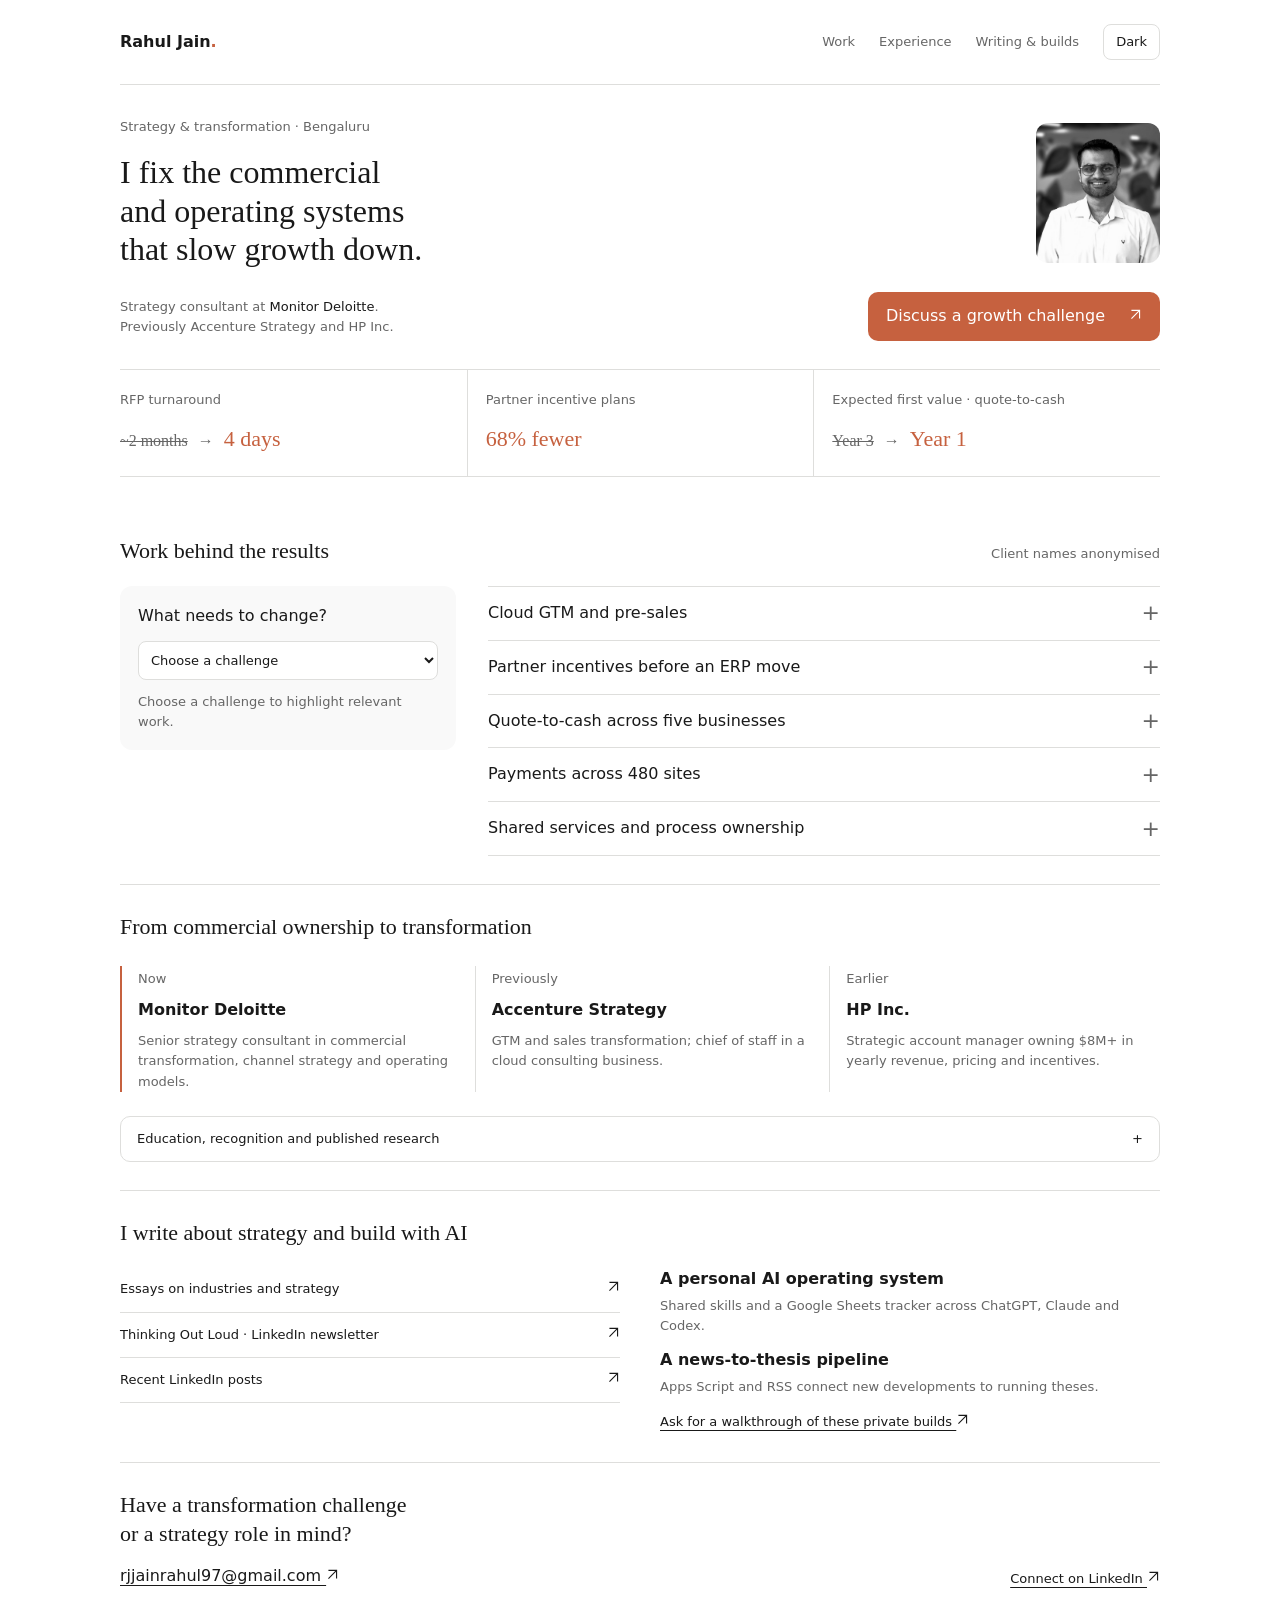
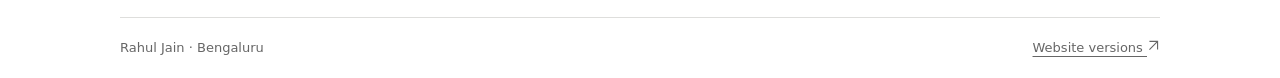
<file: index.html>
<!doctype html>
<html lang="en-GB">
<head>
<meta charset="utf-8"><meta name="viewport" content="width=device-width,initial-scale=1">
<title>Rahul Jain | Strategy and transformation consultant</title>
<meta name="description" content="Rahul Jain, strategy consultant at Monitor Deloitte, Bengaluru. Selected work in GTM, partner incentives and operating model design.">
<meta property="og:title" content="Rahul Jain | Strategy and transformation consultant">
<meta property="og:description" content="Commercial and operating systems that help growth plans run. Explore selected work and get in touch.">
<meta property="og:type" content="website"><meta property="og:image" content="https://rjjainrahul97.github.io/Profile.jpg">
<meta name="theme-color" content="#ffffff"><link rel="canonical" href="https://rjjainrahul97.github.io/">
<link rel="icon" href="data:image/svg+xml,%3Csvg xmlns='http://www.w3.org/2000/svg' viewBox='0 0 64 64'%3E%3Crect width='64' height='64' rx='14' fill='%23c6613f'/%3E%3Ctext x='32' y='43' text-anchor='middle' font-size='32' fill='white' font-family='Georgia'%3ERJ%3C/text%3E%3C/svg%3E">
<link rel="stylesheet" href="./styles.css"><script src="./app.js" defer></script>
</head>
<body>
<a class="skip" href="#main">Skip to content</a>
<header class="bar wrap"><a class="name" href="#main">Rahul Jain<span class="dot" aria-hidden="true">.</span></a><nav aria-label="Main navigation"><a href="#work">Work</a><a href="#experience">Experience</a><a href="#writing">Writing & builds</a></nav><button id="theme" type="button" aria-label="Switch colour theme" hidden>Dark</button></header>
<main id="main" class="wrap">
<section class="hero" aria-labelledby="title">
<div class="intro"><div><p class="meta">Strategy & transformation · Bengaluru</p><h1 id="title">I fix the commercial and operating systems that slow growth down.</h1></div><img src="./Profile.jpg" alt="Rahul Jain" width="719" height="722" fetchpriority="high"></div>
<div class="hero-bottom"><p class="byline">Strategy consultant at <strong>Monitor Deloitte</strong>.<br>Previously Accenture Strategy and HP Inc.</p><a class="button primary" href="mailto:rjjainrahul97@gmail.com">Discuss a growth challenge <span aria-hidden="true"><svg class="arrow" aria-hidden="true" viewBox="0 0 16 16" fill="none" stroke="currentColor" stroke-width="1.4"><path d="M3 13 13 3M3 3h10v10"/></svg></span></a></div>
<div class="proof" aria-label="Selected project results">
<a class="proof-item" href="#case-cloud"><span class="label">RFP turnaround</span><span class="comparison"><s>~2 months</s><span aria-hidden="true">→</span><strong>4 days</strong></span></a>
<a class="proof-item" href="#case-incentives"><span class="label">Partner incentive plans</span><span class="comparison"><strong>68% fewer</strong></span></a>
<a class="proof-item" href="#case-qtc"><span class="label">Expected first value · quote-to-cash</span><span class="comparison"><s>Year 3</s><span aria-hidden="true">→</span><strong>Year 1</strong></span></a>
</div>
</section>
<section id="work" class="section" aria-labelledby="work-title"><div class="section-head"><h2 id="work-title">Work behind the results</h2><span class="label">Client names anonymised</span></div>
<div class="work-layout"><div class="finder" hidden><label for="challenge">What needs to change?</label><select id="challenge"><option value="">Choose a challenge</option><option value="cloud">Proposals take too long</option><option value="incentives">Incentives are too complex</option><option value="qtc">Quoting stalls across business units</option><option value="payments">Processes differ across sites</option><option value="gbs">Ownership is unclear</option></select><p id="match" role="status">Choose a challenge to highlight relevant work.</p></div><div class="cases"><details id="case-cloud" class="case"><summary><span>Cloud GTM and pre-sales</span><span class="expand" aria-hidden="true">+</span></summary><div class="case-body"><p>Packaged offers, centralised pricing and redesigned delivery motions across 8 markets. Pipeline dashboards reached 9× the daily users.</p></div></details>
<details id="case-incentives" class="case"><summary><span>Partner incentives before an ERP move</span><span class="expand" aria-hidden="true">+</span></summary><div class="case-body"><p>Mapped partner types, product hierarchies and channel performance. Rebuilt plans around revenue so payouts became easier to forecast.</p></div></details>
<details id="case-qtc" class="case"><summary><span>Quote-to-cash across five businesses</span><span class="expand" aria-hidden="true">+</span></summary><div class="case-body"><p>Used current and target-state workshops to sequence improvements across a $1.2B business. The roadmap reuses existing tools before building gaps.</p></div></details>
<details id="case-payments" class="case"><summary><span>Payments across 480 sites</span><span class="expand" aria-hidden="true">+</span></summary><div class="case-body"><p>Mapped 8 engagement scenarios and their owners. Defined target-state risks and transition logic for 3,500+ devices in a $4.3B revenue business.</p></div></details>
<details id="case-gbs" class="case"><summary><span>Shared services and process ownership</span><span class="expand" aria-hidden="true">+</span></summary><div class="case-body"><p>Mapped 40+ capabilities, designed 47 process areas and agreed a future structure for 187 FTE, aligned to hiring waves.</p></div></details></div></div></section>
<section id="experience" class="section" aria-labelledby="experience-title"><h2 id="experience-title">From commercial ownership to transformation</h2>
<ol class="timeline"><li><span class="label">Now</span><div><h3>Monitor Deloitte</h3><p>Senior strategy consultant in commercial transformation, channel strategy and operating models.</p></div></li><li><span class="label">Previously</span><div><h3>Accenture Strategy</h3><p>GTM and sales transformation; chief of staff in a cloud consulting business.</p></div></li><li><span class="label">Earlier</span><div><h3>HP Inc.</h3><p>Strategic account manager owning $8M+ in yearly revenue, pricing and incentives.</p></div></li></ol>
<details class="credentials"><summary>Education, recognition and published research <span aria-hidden="true">+</span></summary><div class="credential-grid"><div><h3>Education</h3><p>PGDM, Marketing · IMT Ghaziabad<br>B.Tech · SRM University, Chennai</p></div><div><h3>Recognition</h3><p>Accenture Above and Beyond · 2022–2024<br>HP Top Gun · 2019</p></div><div><h3>Published case study</h3><a href="https://www.iveypublishing.ca/s/product/moshi-looks-to-popularize-fusion-fare-in-dubai/01t5c00000CwlvwAAB">Moshi Looks to Popularize Fusion Fare in Dubai <svg class="arrow" aria-hidden="true" viewBox="0 0 16 16" fill="none" stroke="currentColor" stroke-width="1.4"><path d="M3 13 13 3M3 3h10v10"/></svg></a><p>With Sandeep Puri and Kirti Khanzode · Ivey Publishing, 2016</p></div></div></details>
</section>
<section id="writing" class="section" aria-labelledby="writing-title"><h2 id="writing-title">I write about strategy and build with AI</h2><div class="writing-grid"><div><ul class="writing-links"><li><a href="https://rjjainrahul97.substack.com/">Essays on industries and strategy <span aria-hidden="true"><svg class="arrow" aria-hidden="true" viewBox="0 0 16 16" fill="none" stroke="currentColor" stroke-width="1.4"><path d="M3 13 13 3M3 3h10v10"/></svg></span></a></li><li><a href="https://www.linkedin.com/newsletters/following-the-sun-7413924830917619712/">Thinking Out Loud · LinkedIn newsletter <span aria-hidden="true"><svg class="arrow" aria-hidden="true" viewBox="0 0 16 16" fill="none" stroke="currentColor" stroke-width="1.4"><path d="M3 13 13 3M3 3h10v10"/></svg></span></a></li><li><a href="https://www.linkedin.com/in/rjjainrahul97/recent-activity/all/">Recent LinkedIn posts <span aria-hidden="true"><svg class="arrow" aria-hidden="true" viewBox="0 0 16 16" fill="none" stroke="currentColor" stroke-width="1.4"><path d="M3 13 13 3M3 3h10v10"/></svg></span></a></li></ul></div><div class="builds"><h3>A personal AI operating system</h3><p>Shared skills and a Google Sheets tracker across ChatGPT, Claude and Codex.</p><h3>A news-to-thesis pipeline</h3><p>Apps Script and RSS connect new developments to running theses.</p><a href="mailto:rjjainrahul97@gmail.com?subject=Walk%20me%20through%20your%20AI%20builds">Ask for a walkthrough of these private builds <svg class="arrow" aria-hidden="true" viewBox="0 0 16 16" fill="none" stroke="currentColor" stroke-width="1.4"><path d="M3 13 13 3M3 3h10v10"/></svg></a></div></div></section>
<section id="contact" class="section contact" aria-labelledby="contact-title"><div><h2 id="contact-title">Have a transformation challenge or a strategy role in mind?</h2><a class="email" href="mailto:rjjainrahul97@gmail.com">rjjainrahul97@gmail.com <svg class="arrow" aria-hidden="true" viewBox="0 0 16 16" fill="none" stroke="currentColor" stroke-width="1.4"><path d="M3 13 13 3M3 3h10v10"/></svg></a></div><a href="https://www.linkedin.com/in/rjjainrahul97">Connect on LinkedIn <svg class="arrow" aria-hidden="true" viewBox="0 0 16 16" fill="none" stroke="currentColor" stroke-width="1.4"><path d="M3 13 13 3M3 3h10v10"/></svg></a></section>
</main><footer class="wrap"><span>Rahul Jain · Bengaluru</span><a href="./review/">Website versions <svg class="arrow" aria-hidden="true" viewBox="0 0 16 16" fill="none" stroke="currentColor" stroke-width="1.4"><path d="M3 13 13 3M3 3h10v10"/></svg></a></footer>
</body></html>
</file>
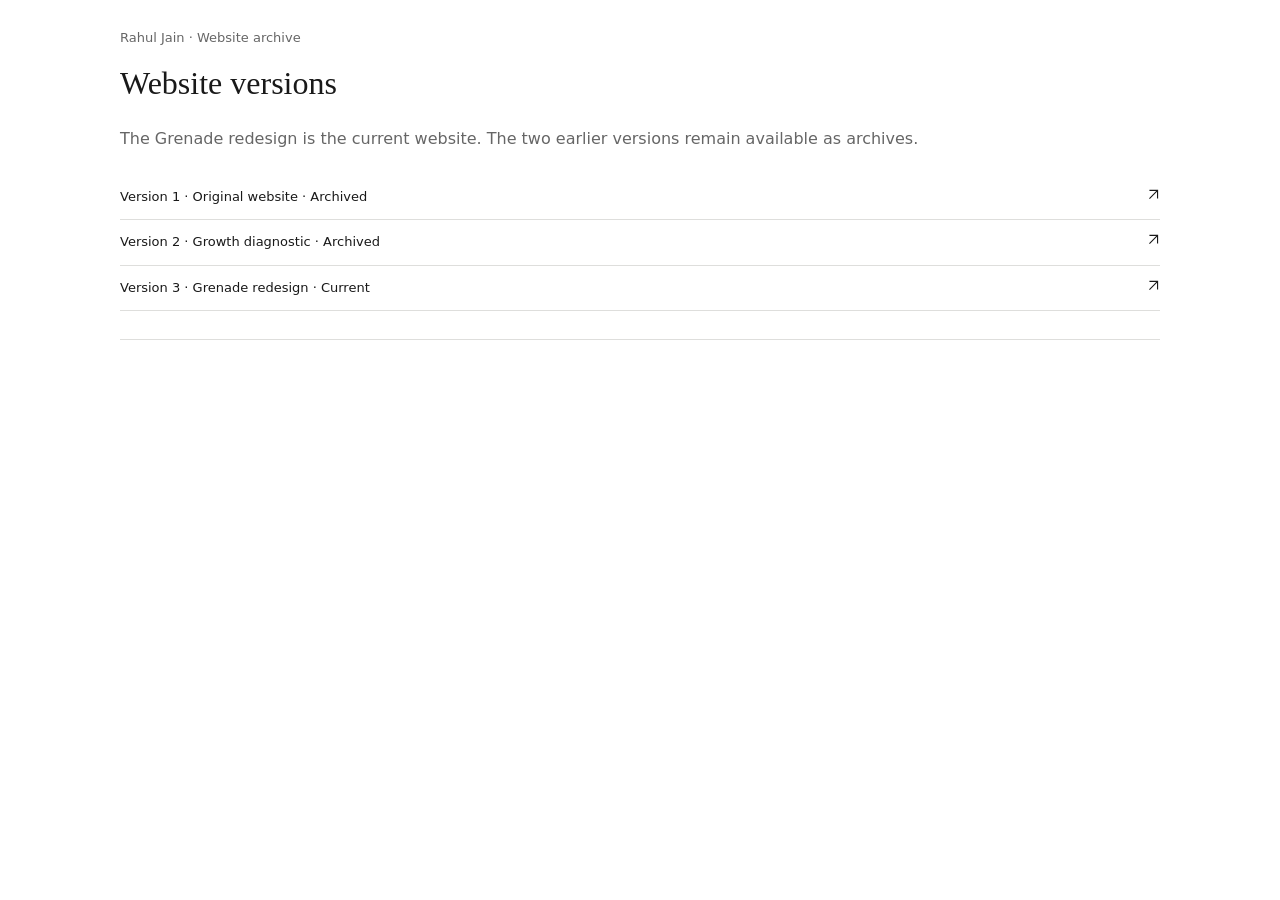
<file: review/index.html>
<!doctype html><html lang="en-GB"><head><meta charset="utf-8"><meta name="viewport" content="width=device-width,initial-scale=1"><meta name="robots" content="noindex"><title>Rahul Jain · Website versions</title><link rel="stylesheet" href="../styles.css"></head><body><main class="wrap"><section class="section"><p class="meta">Rahul Jain · Website archive</p><h1>Website versions</h1><p style="margin:24px 0">The Grenade redesign is the current website. The two earlier versions remain available as archives.</p><ul class="writing-links"><li><a href="./main/">Version 1 · Original website · Archived <span><svg class="arrow" aria-hidden="true" viewBox="0 0 16 16" fill="none" stroke="currentColor" stroke-width="1.4"><path d="M3 13 13 3M3 3h10v10"/></svg></span></a></li><li><a href="./test/">Version 2 · Growth diagnostic · Archived <span><svg class="arrow" aria-hidden="true" viewBox="0 0 16 16" fill="none" stroke="currentColor" stroke-width="1.4"><path d="M3 13 13 3M3 3h10v10"/></svg></span></a></li><li><a href="../">Version 3 · Grenade redesign · Current <span><svg class="arrow" aria-hidden="true" viewBox="0 0 16 16" fill="none" stroke="currentColor" stroke-width="1.4"><path d="M3 13 13 3M3 3h10v10"/></svg></span></a></li></ul></section></main></body></html>
</file>
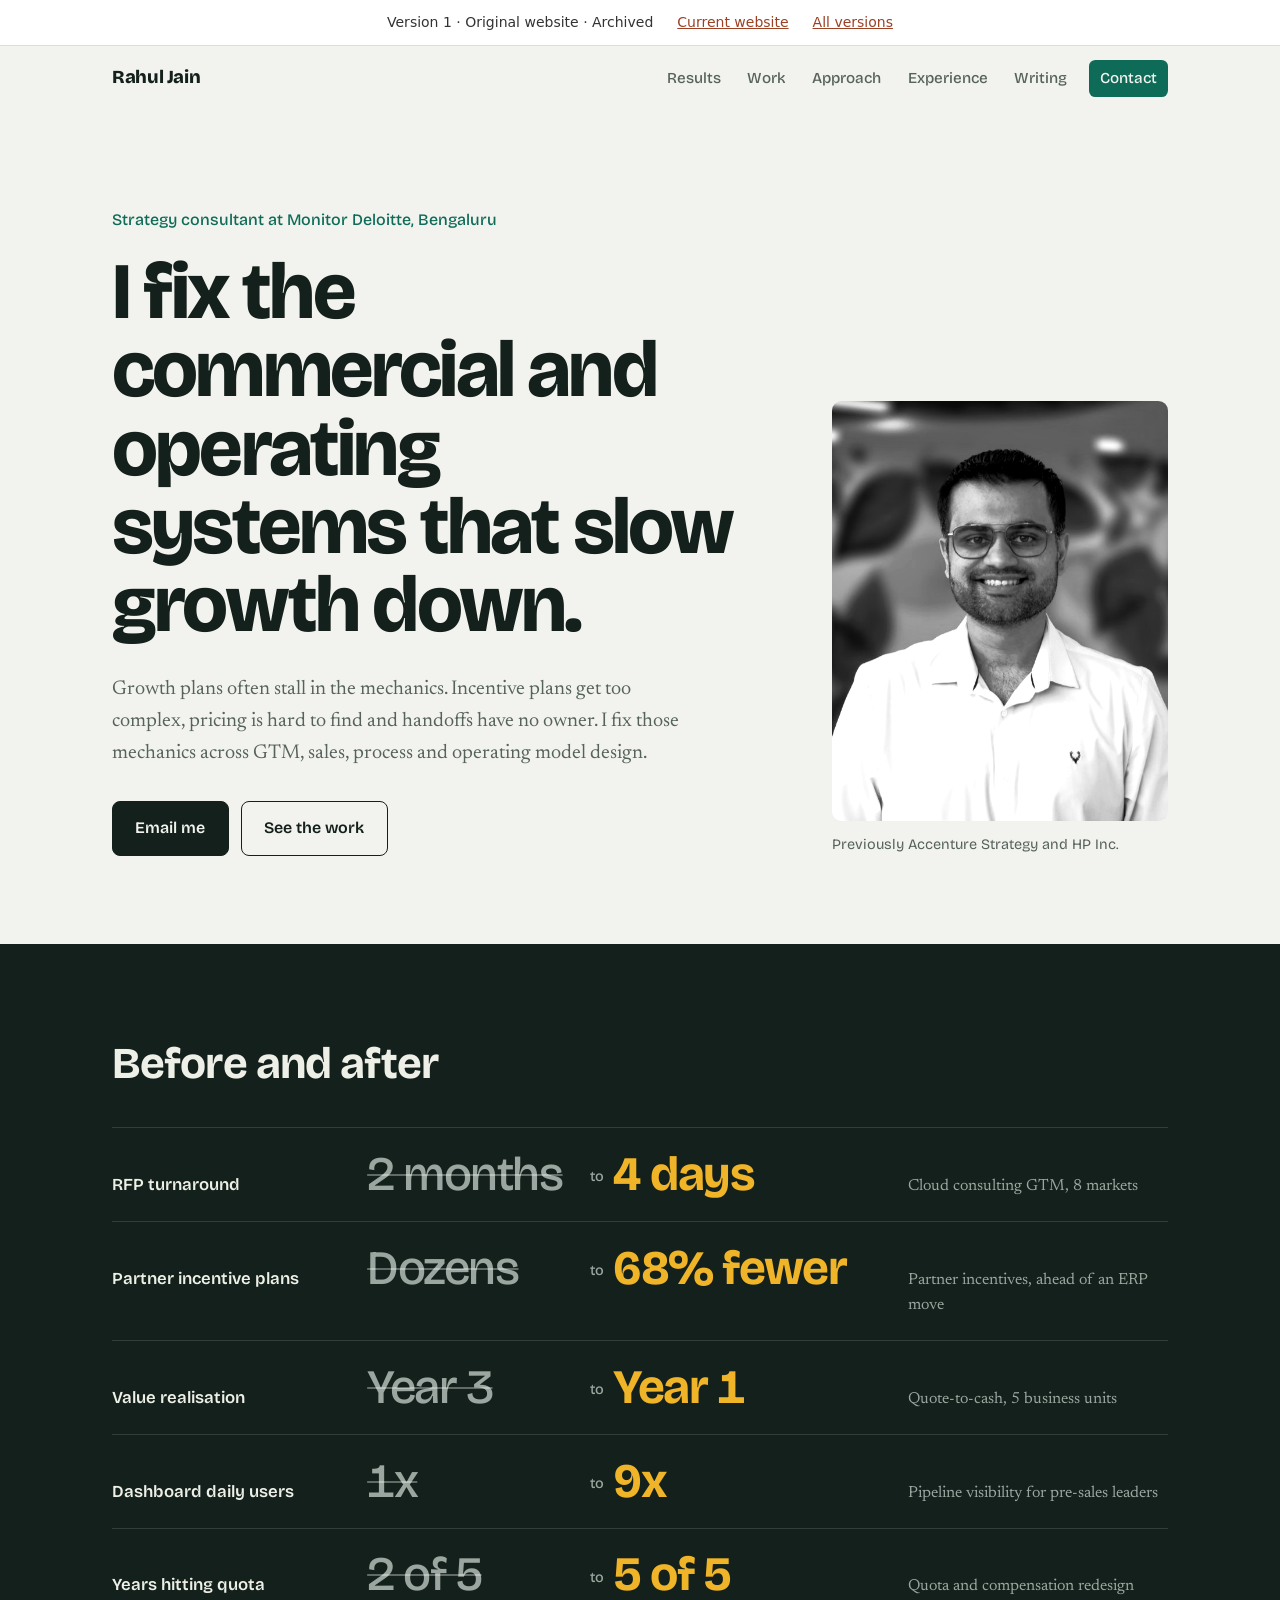
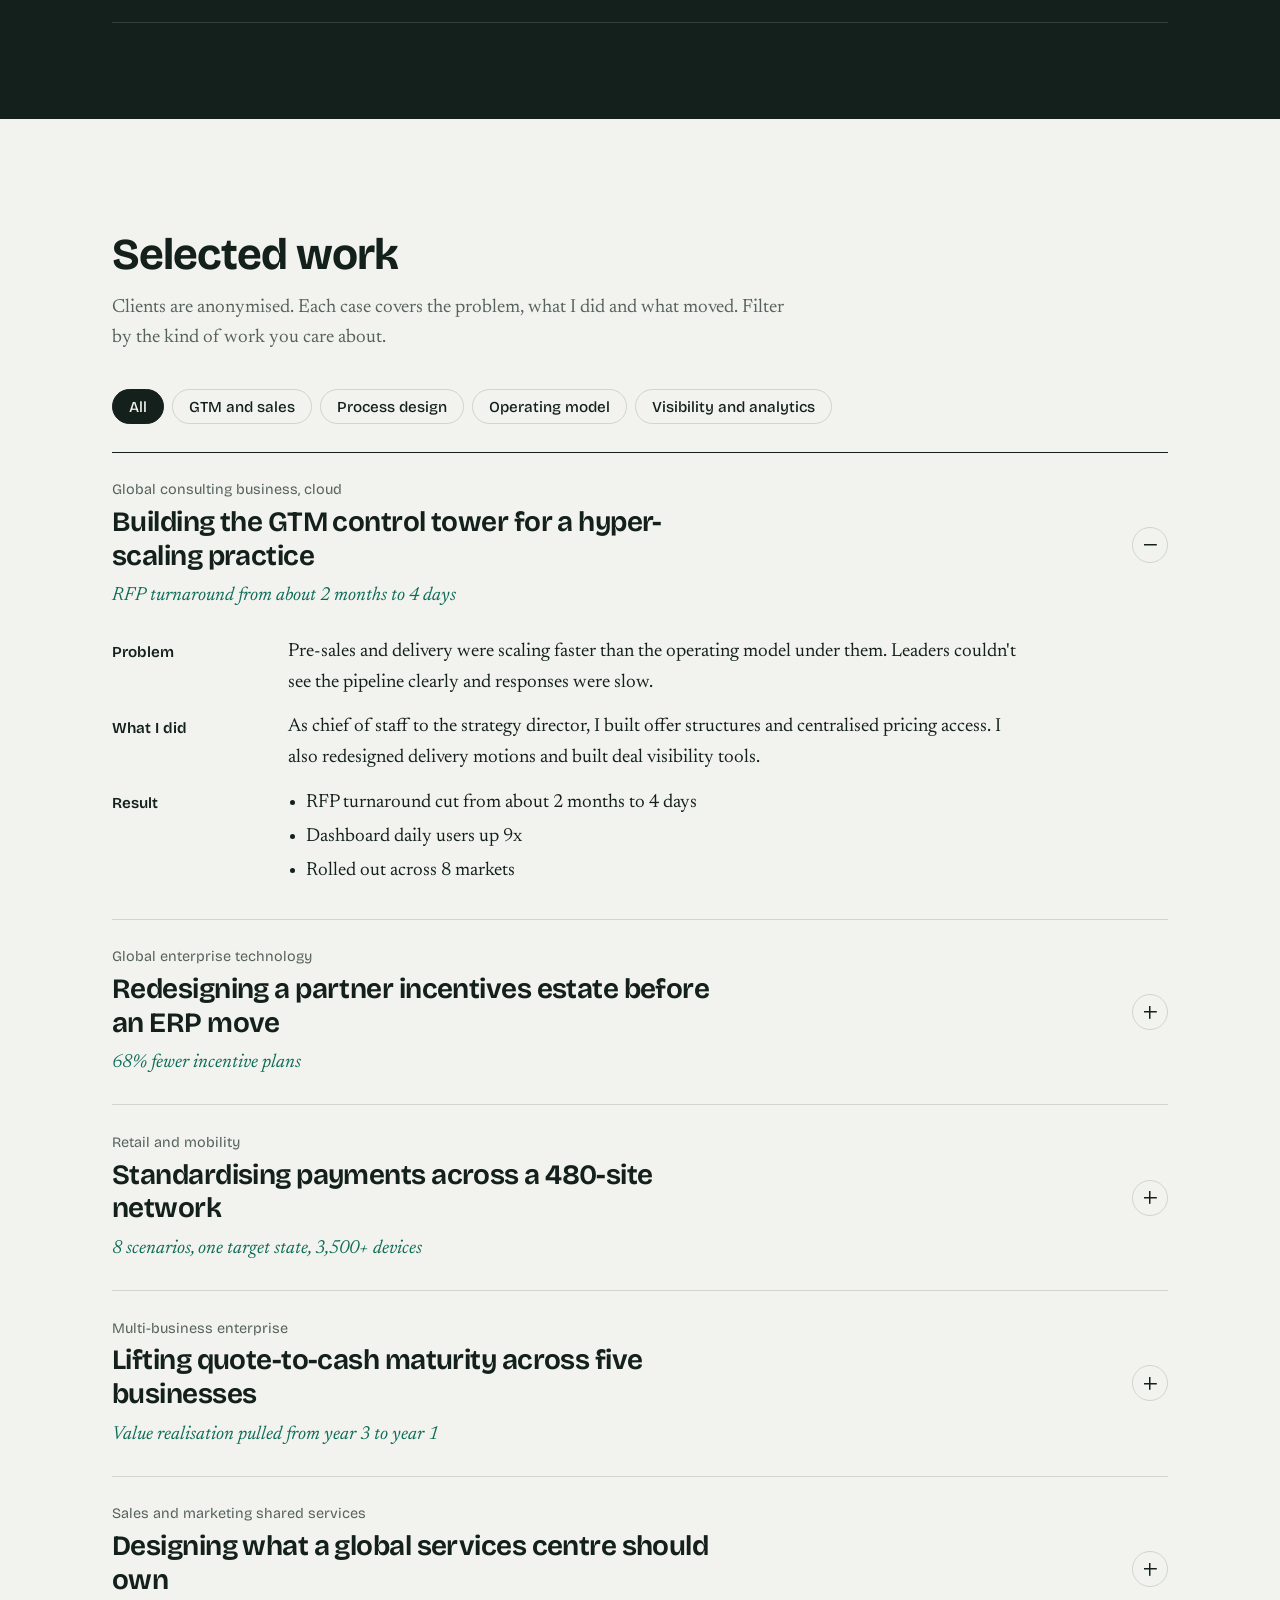
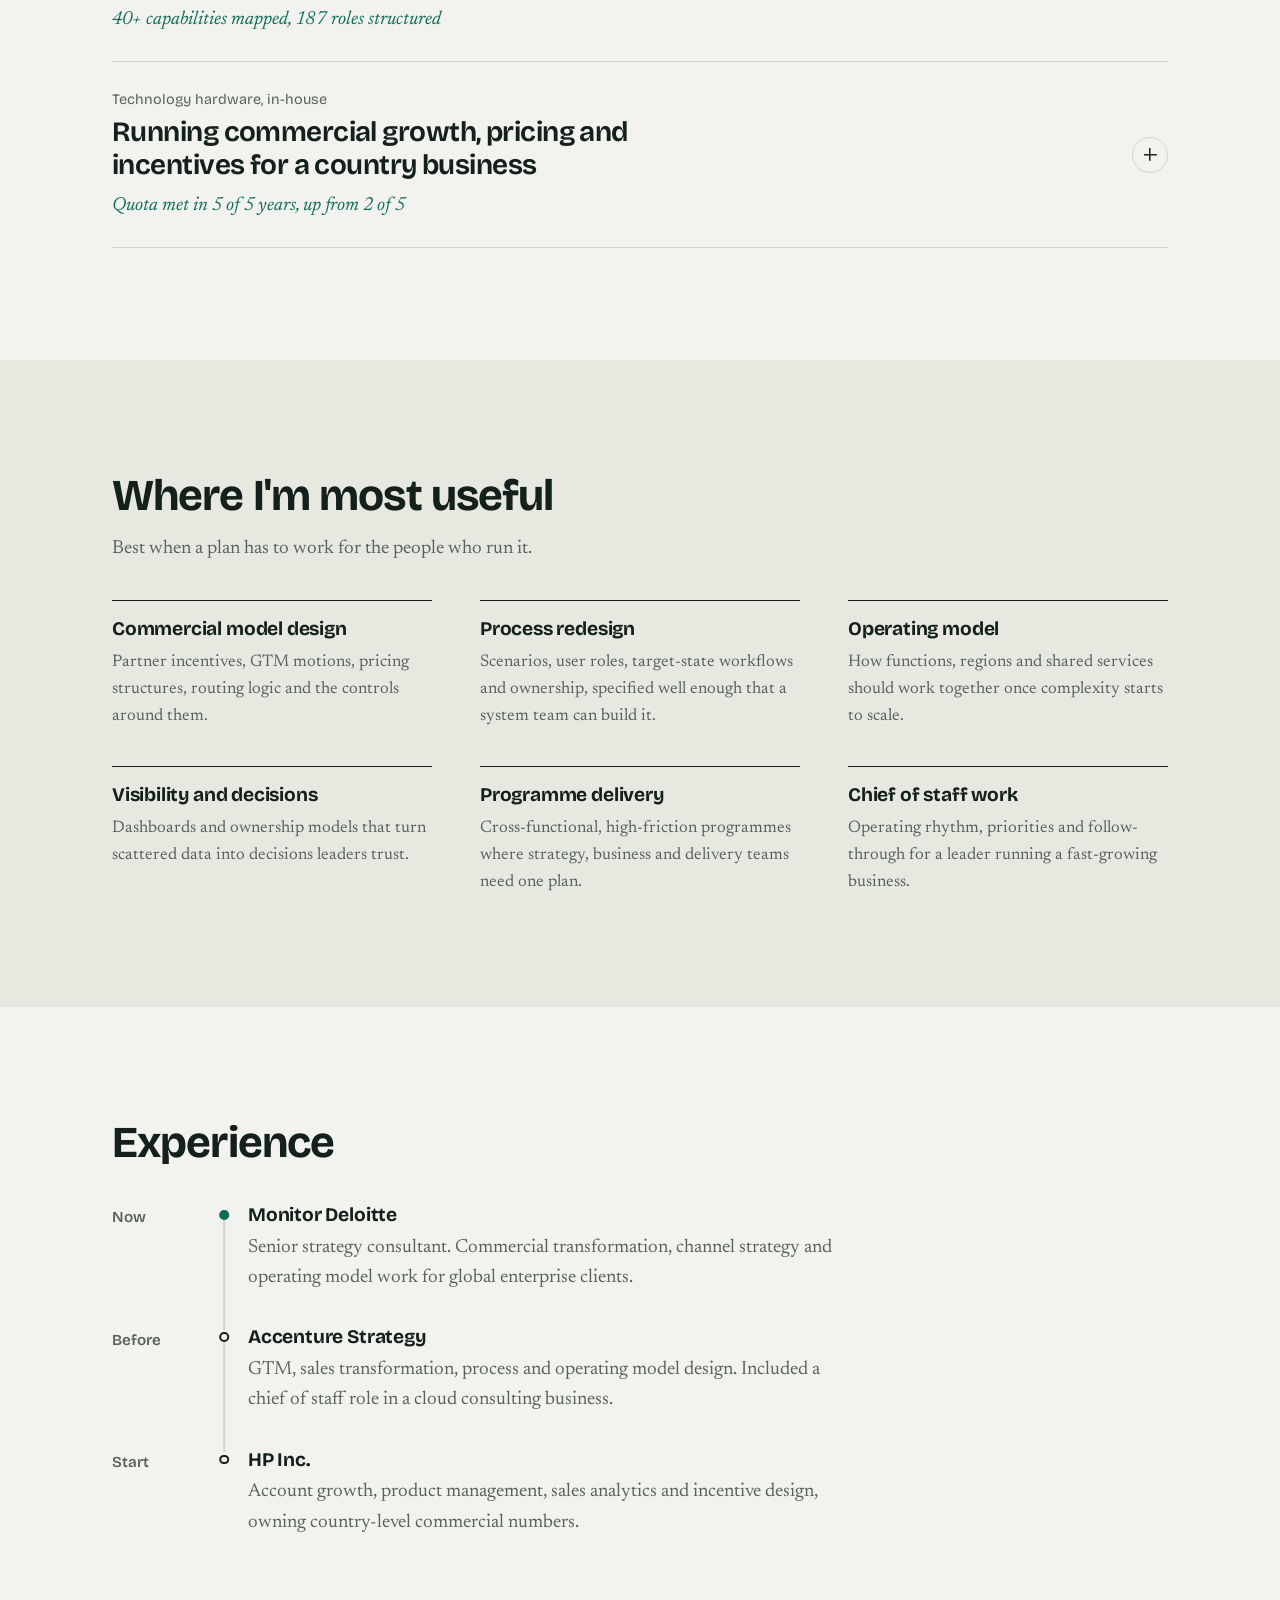
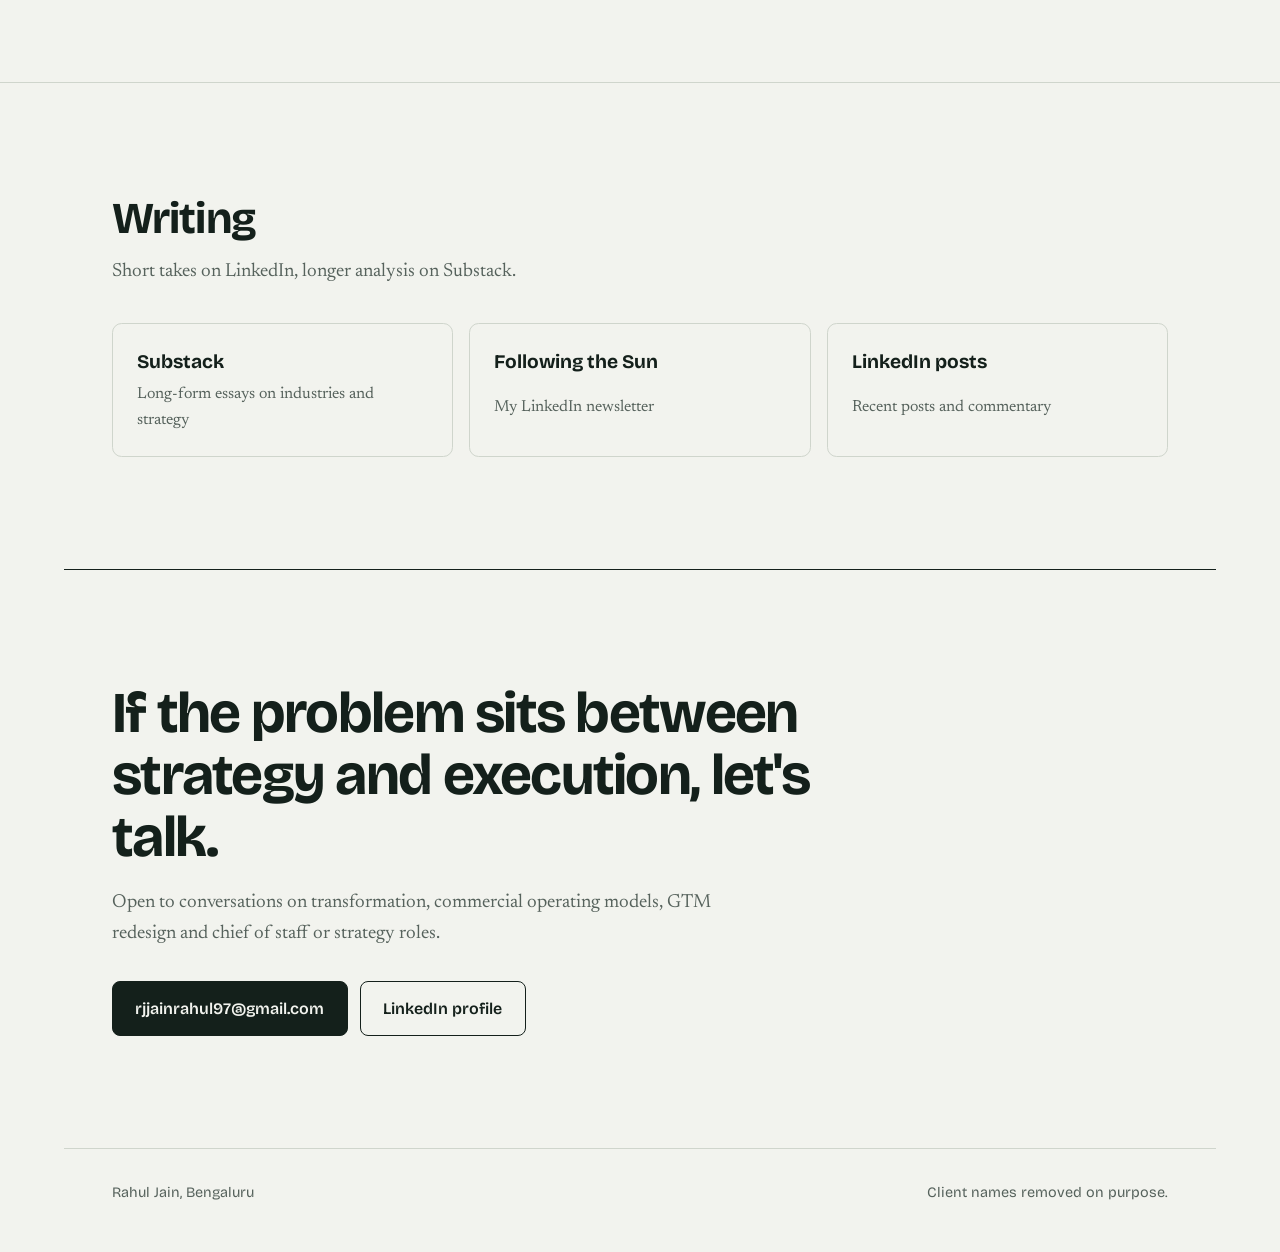
<file: review/main/index.html>
<!DOCTYPE html>
<html lang="en-GB">
<head>
    <meta name="robots" content="noindex,follow">
    <meta charset="UTF-8">
    <meta name="viewport" content="width=device-width, initial-scale=1.0">
    <title>Rahul Jain | Strategy and transformation consultant</title>
    <meta name="description" content="Rahul Jain is a strategy and transformation consultant at Monitor Deloitte, Bengaluru. He redesigns GTM, commercial and operating systems so growth plans actually run.">
    <meta property="og:title" content="Rahul Jain | Strategy and transformation consultant">
    <meta property="og:description" content="Redesigning GTM, commercial and operating systems so growth plans actually run.">
    <meta property="og:image" content="./Profile.jpg">
    <meta name="theme-color" content="#f2f3ee">
    <link rel="preconnect" href="https://fonts.googleapis.com">
    <link rel="preconnect" href="https://fonts.gstatic.com" crossorigin>
    <link href="https://fonts.googleapis.com/css2?family=Bricolage+Grotesque:opsz,wght@12..96,400..800&family=Newsreader:ital,opsz,wght@0,6..72,400;0,6..72,500;1,6..72,400&display=swap" rel="stylesheet">
    <link rel="stylesheet" href="./styles.css">
</head>
<body>
    <aside aria-label="Archived website version" style="padding:12px 20px;background:#fff;color:#333;border-bottom:1px solid #ddd;font:14px/1.5 system-ui,sans-serif;display:flex;flex-wrap:wrap;gap:8px 24px;justify-content:center"><span>Version 1 · Original website · Archived</span><a href="../../" style="color:#9b4124">Current website</a><a href="../" style="color:#9b4124">All versions</a></aside>
    <a class="skip" href="#main">Skip to content</a>

    <header class="bar">
        <div class="bar-inner">
            <a class="name" href="#top">Rahul Jain</a>
            <nav aria-label="Sections">
                <a href="#shifts">Results</a>
                <a href="#work">Work</a>
                <a href="#approach">Approach</a>
                <a href="#experience">Experience</a>
                <a href="#writing">Writing</a>
                <a class="nav-cta" href="#contact">Contact</a>
            </nav>
        </div>
    </header>

    <main id="main">
        <section class="hero" id="top">
            <div class="hero-text">
                <p class="role">Strategy consultant at Monitor Deloitte, Bengaluru</p>
                <h1>I fix the commercial and operating systems that slow growth down.</h1>
                <p class="lede">Growth plans often stall in the mechanics. Incentive plans get too complex, pricing is hard to find and handoffs have no owner. I fix those mechanics across GTM, sales, process and operating model design.</p>
                <div class="actions">
                    <a class="btn btn-solid" href="mailto:rjjainrahul97@gmail.com">Email me</a>
                    <a class="btn btn-line" href="#work">See the work</a>
                </div>
            </div>
            <figure class="portrait">
                <img src="./Profile.jpg" alt="Rahul Jain" width="719" height="722">
                <figcaption>Previously Accenture Strategy and HP Inc.</figcaption>
            </figure>
        </section>

        <section class="shifts" id="shifts" aria-labelledby="shifts-title">
            <div class="wrap">
                <h2 id="shifts-title">Before and after</h2>
                <ol class="shift-list">
                    <li>
                        <a href="#case-cloud">
                            <span class="metric">RFP turnaround</span>
                            <span class="from">2 months</span>
                            <span class="to">4 days</span>
                            <span class="ctx">Cloud consulting GTM, 8 markets</span>
                        </a>
                    </li>
                    <li>
                        <a href="#case-incentives">
                            <span class="metric">Partner incentive plans</span>
                            <span class="from">Dozens</span>
                            <span class="to">68% fewer</span>
                            <span class="ctx">Partner incentives, ahead of an ERP move</span>
                        </a>
                    </li>
                    <li>
                        <a href="#case-qtc">
                            <span class="metric">Value realisation</span>
                            <span class="from">Year 3</span>
                            <span class="to">Year 1</span>
                            <span class="ctx">Quote-to-cash, 5 business units</span>
                        </a>
                    </li>
                    <li>
                        <a href="#case-cloud">
                            <span class="metric">Dashboard daily users</span>
                            <span class="from">1x</span>
                            <span class="to">9x</span>
                            <span class="ctx">Pipeline visibility for pre-sales leaders</span>
                        </a>
                    </li>
                    <li>
                        <a href="#case-growth">
                            <span class="metric">Years hitting quota</span>
                            <span class="from">2 of 5</span>
                            <span class="to">5 of 5</span>
                            <span class="ctx">Quota and compensation redesign</span>
                        </a>
                    </li>
                </ol>
            </div>
        </section>

        <section class="work wrap" id="work" aria-labelledby="work-title">
            <div class="head">
                <h2 id="work-title">Selected work</h2>
                <p>Clients are anonymised. Each case covers the problem, what I did and what moved. Filter by the kind of work you care about.</p>
            </div>

            <div class="filters" role="group" aria-label="Filter cases">
                <button type="button" aria-pressed="true" data-filter="all">All</button>
                <button type="button" aria-pressed="false" data-filter="gtm">GTM and sales</button>
                <button type="button" aria-pressed="false" data-filter="process">Process design</button>
                <button type="button" aria-pressed="false" data-filter="opmodel">Operating model</button>
                <button type="button" aria-pressed="false" data-filter="insight">Visibility and analytics</button>
            </div>

            <div class="cases">
                <details class="case" id="case-cloud" data-tags="gtm insight" open>
                    <summary>
                        <span class="sector">Global consulting business, cloud</span>
                        <span class="case-title">Building the GTM control tower for a hyper-scaling practice</span>
                        <span class="headline-result">RFP turnaround from about 2 months to 4 days</span>
                    </summary>
                    <div class="case-body">
                        <dl>
                            <dt>Problem</dt>
                            <dd>Pre-sales and delivery were scaling faster than the operating model under them. Leaders couldn't see the pipeline clearly and responses were slow.</dd>
                            <dt>What I did</dt>
                            <dd>As chief of staff to the strategy director, I built offer structures and centralised pricing access. I also redesigned delivery motions and built deal visibility tools.</dd>
                            <dt>Result</dt>
                            <dd>
                                <ul>
                                    <li>RFP turnaround cut from about 2 months to 4 days</li>
                                    <li>Dashboard daily users up 9x</li>
                                    <li>Rolled out across 8 markets</li>
                                </ul>
                            </dd>
                        </dl>
                    </div>
                </details>

                <details class="case" id="case-incentives" data-tags="gtm process">
                    <summary>
                        <span class="sector">Global enterprise technology</span>
                        <span class="case-title">Redesigning a partner incentives estate before an ERP move</span>
                        <span class="headline-result">68% fewer incentive plans</span>
                    </summary>
                    <div class="case-body">
                        <dl>
                            <dt>Problem</dt>
                            <dd>Dozens of incentive plans, unclear partner classifications and a legacy structure that couldn't support the coming ERP migration.</dd>
                            <dt>What I did</dt>
                            <dd>Assessed channel performance, partner types and product hierarchies. Then rebuilt the incentives framework to cut plans and tie payouts to revenue.</dd>
                            <dt>Result</dt>
                            <dd>
                                <ul>
                                    <li>Incentive plan count down 68%</li>
                                    <li>Payouts better aligned to revenue, so channel spend became easier to forecast</li>
                                    <li>A structure the new ERP can run without manual workarounds</li>
                                </ul>
                            </dd>
                        </dl>
                    </div>
                </details>

                <details class="case" id="case-payments" data-tags="process">
                    <summary>
                        <span class="sector">Retail and mobility</span>
                        <span class="case-title">Standardising payments across a 480-site network</span>
                        <span class="headline-result">8 scenarios, one target state, 3,500+ devices</span>
                    </summary>
                    <div class="case-body">
                        <dl>
                            <dt>Problem</dt>
                            <dd>Fragmented tools and inconsistent payment flows in a $4.3B revenue business. All of it had to move to one platform.</dd>
                            <dt>What I did</dt>
                            <dd>Mapped every scenario permutation, defined process ownership, documented target-state risks and dependencies, and planned the product transition.</dd>
                            <dt>Result</dt>
                            <dd>
                                <ul>
                                    <li>8 engagement scenarios standardised</li>
                                    <li>Transition logic for 3,500+ devices across 480 sites</li>
                                </ul>
                            </dd>
                        </dl>
                    </div>
                </details>

                <details class="case" id="case-qtc" data-tags="process gtm">
                    <summary>
                        <span class="sector">Multi-business enterprise</span>
                        <span class="case-title">Lifting quote-to-cash maturity across five businesses</span>
                        <span class="headline-result">Value realisation pulled from year 3 to year 1</span>
                    </summary>
                    <div class="case-body">
                        <dl>
                            <dt>Problem</dt>
                            <dd>Five business units sat at different maturity levels, with friction across quoting, commercial process and services operations. $1.2B turnover was at stake.</dd>
                            <dt>What I did</dt>
                            <dd>Ran current and target-state workshops and found the bottlenecks. Designed a staged path that reuses existing tools first and builds only the gaps.</dd>
                            <dt>Result</dt>
                            <dd>
                                <ul>
                                    <li>A phased roadmap across 5 business units</li>
                                    <li>First value expected in year 1 instead of year 3</li>
                                </ul>
                            </dd>
                        </dl>
                    </div>
                </details>

                <details class="case" id="case-gbs" data-tags="opmodel process">
                    <summary>
                        <span class="sector">Sales and marketing shared services</span>
                        <span class="case-title">Designing what a global services centre should own</span>
                        <span class="headline-result">40+ capabilities mapped, 187 roles structured</span>
                    </summary>
                    <div class="case-body">
                        <dl>
                            <dt>Problem</dt>
                            <dd>Nobody had a clear view of what to centralise or who owned each process. How the centre and business units should work together was also unclear.</dd>
                            <dt>What I did</dt>
                            <dd>Assessed the current state and mapped 40+ capability areas. Designed target-state processes and matched the organisation design to hiring waves.</dd>
                            <dt>Result</dt>
                            <dd>
                                <ul>
                                    <li>47 detailed process areas designed</li>
                                    <li>Future structure agreed for 187 FTE</li>
                                </ul>
                            </dd>
                        </dl>
                    </div>
                </details>

                <details class="case" id="case-growth" data-tags="gtm insight">
                    <summary>
                        <span class="sector">Technology hardware, in-house</span>
                        <span class="case-title">Running commercial growth, pricing and incentives for a country business</span>
                        <span class="headline-result">Quota met in 5 of 5 years, up from 2 of 5</span>
                    </summary>
                    <div class="case-body">
                        <dl>
                            <dt>Problem</dt>
                            <dd>Commercial teams needed sharper targeting, firmer pricing discipline and cleaner incentives to grow complex accounts.</dd>
                            <dt>What I did</dt>
                            <dd>Designed quota logic and revised compensation levers. Improved category mix and used customer-level analysis to grow large accounts.</dd>
                            <dt>Result</dt>
                            <dd>
                                <ul>
                                    <li>Above 100% of target across multiple years</li>
                                    <li>Premium portfolio and attach sales up 200%</li>
                                </ul>
                            </dd>
                        </dl>
                    </div>
                </details>
            </div>
            <p class="empty" hidden>No cases in this filter yet. <button type="button" data-filter="all">Show all work</button></p>
        </section>

        <section class="approach" id="approach" aria-labelledby="approach-title">
            <div class="wrap">
                <div class="head">
                    <h2 id="approach-title">Where I'm most useful</h2>
                    <p>Best when a plan has to work for the people who run it.</p>
                </div>
                <div class="approach-grid">
                    <div>
                        <h3>Commercial model design</h3>
                        <p>Partner incentives, GTM motions, pricing structures, routing logic and the controls around them.</p>
                    </div>
                    <div>
                        <h3>Process redesign</h3>
                        <p>Scenarios, user roles, target-state workflows and ownership, specified well enough that a system team can build it.</p>
                    </div>
                    <div>
                        <h3>Operating model</h3>
                        <p>How functions, regions and shared services should work together once complexity starts to scale.</p>
                    </div>
                    <div>
                        <h3>Visibility and decisions</h3>
                        <p>Dashboards and ownership models that turn scattered data into decisions leaders trust.</p>
                    </div>
                    <div>
                        <h3>Programme delivery</h3>
                        <p>Cross-functional, high-friction programmes where strategy, business and delivery teams need one plan.</p>
                    </div>
                    <div>
                        <h3>Chief of staff work</h3>
                        <p>Operating rhythm, priorities and follow-through for a leader running a fast-growing business.</p>
                    </div>
                </div>
            </div>
        </section>

        <section class="experience wrap" id="experience" aria-labelledby="exp-title">
            <div class="head">
                <h2 id="exp-title">Experience</h2>
            </div>
            <ol class="timeline">
                <li>
                    <span class="when">Now</span>
                    <div>
                        <h3>Monitor Deloitte</h3>
                        <p>Senior strategy consultant. Commercial transformation, channel strategy and operating model work for global enterprise clients.</p>
                    </div>
                </li>
                <li>
                    <span class="when">Before</span>
                    <div>
                        <h3>Accenture Strategy</h3>
                        <p>GTM, sales transformation, process and operating model design. Included a chief of staff role in a cloud consulting business.</p>
                    </div>
                </li>
                <li>
                    <span class="when">Start</span>
                    <div>
                        <h3>HP Inc.</h3>
                        <p>Account growth, product management, sales analytics and incentive design, owning country-level commercial numbers.</p>
                    </div>
                </li>
            </ol>
        </section>

        <section class="writing" id="writing" aria-labelledby="writing-title">
            <div class="wrap">
                <div class="head">
                    <h2 id="writing-title">Writing</h2>
                    <p>Short takes on LinkedIn, longer analysis on Substack.</p>
                </div>
                <ul class="links">
                    <li>
                        <a href="https://rjjainrahul97.substack.com/" target="_blank" rel="noreferrer">
                            <strong>Substack</strong>
                            <span>Long-form essays on industries and strategy</span>
                        </a>
                    </li>
                    <li>
                        <a href="https://www.linkedin.com/newsletters/following-the-sun-7413924830917619712/" target="_blank" rel="noreferrer">
                            <strong>Following the Sun</strong>
                            <span>My LinkedIn newsletter</span>
                        </a>
                    </li>
                    <li>
                        <a href="https://www.linkedin.com/in/rjjainrahul97/recent-activity/all/" target="_blank" rel="noreferrer">
                            <strong>LinkedIn posts</strong>
                            <span>Recent posts and commentary</span>
                        </a>
                    </li>
                </ul>
            </div>
        </section>

        <section class="contact wrap" id="contact" aria-labelledby="contact-title">
            <h2 id="contact-title">If the problem sits between strategy and execution, let's talk.</h2>
            <p>Open to conversations on transformation, commercial operating models, GTM redesign and chief of staff or strategy roles.</p>
            <div class="actions">
                <a class="btn btn-solid" href="mailto:rjjainrahul97@gmail.com">rjjainrahul97@gmail.com</a>
                <a class="btn btn-line" href="https://www.linkedin.com/in/rjjainrahul97" target="_blank" rel="noreferrer">LinkedIn profile</a>
            </div>
        </section>
    </main>

    <footer class="foot wrap">
        <p>Rahul Jain, Bengaluru</p>
        <p>Client names removed on purpose.</p>
    </footer>

    <script src="./app.js" defer></script>
</body>
</html>
</file>
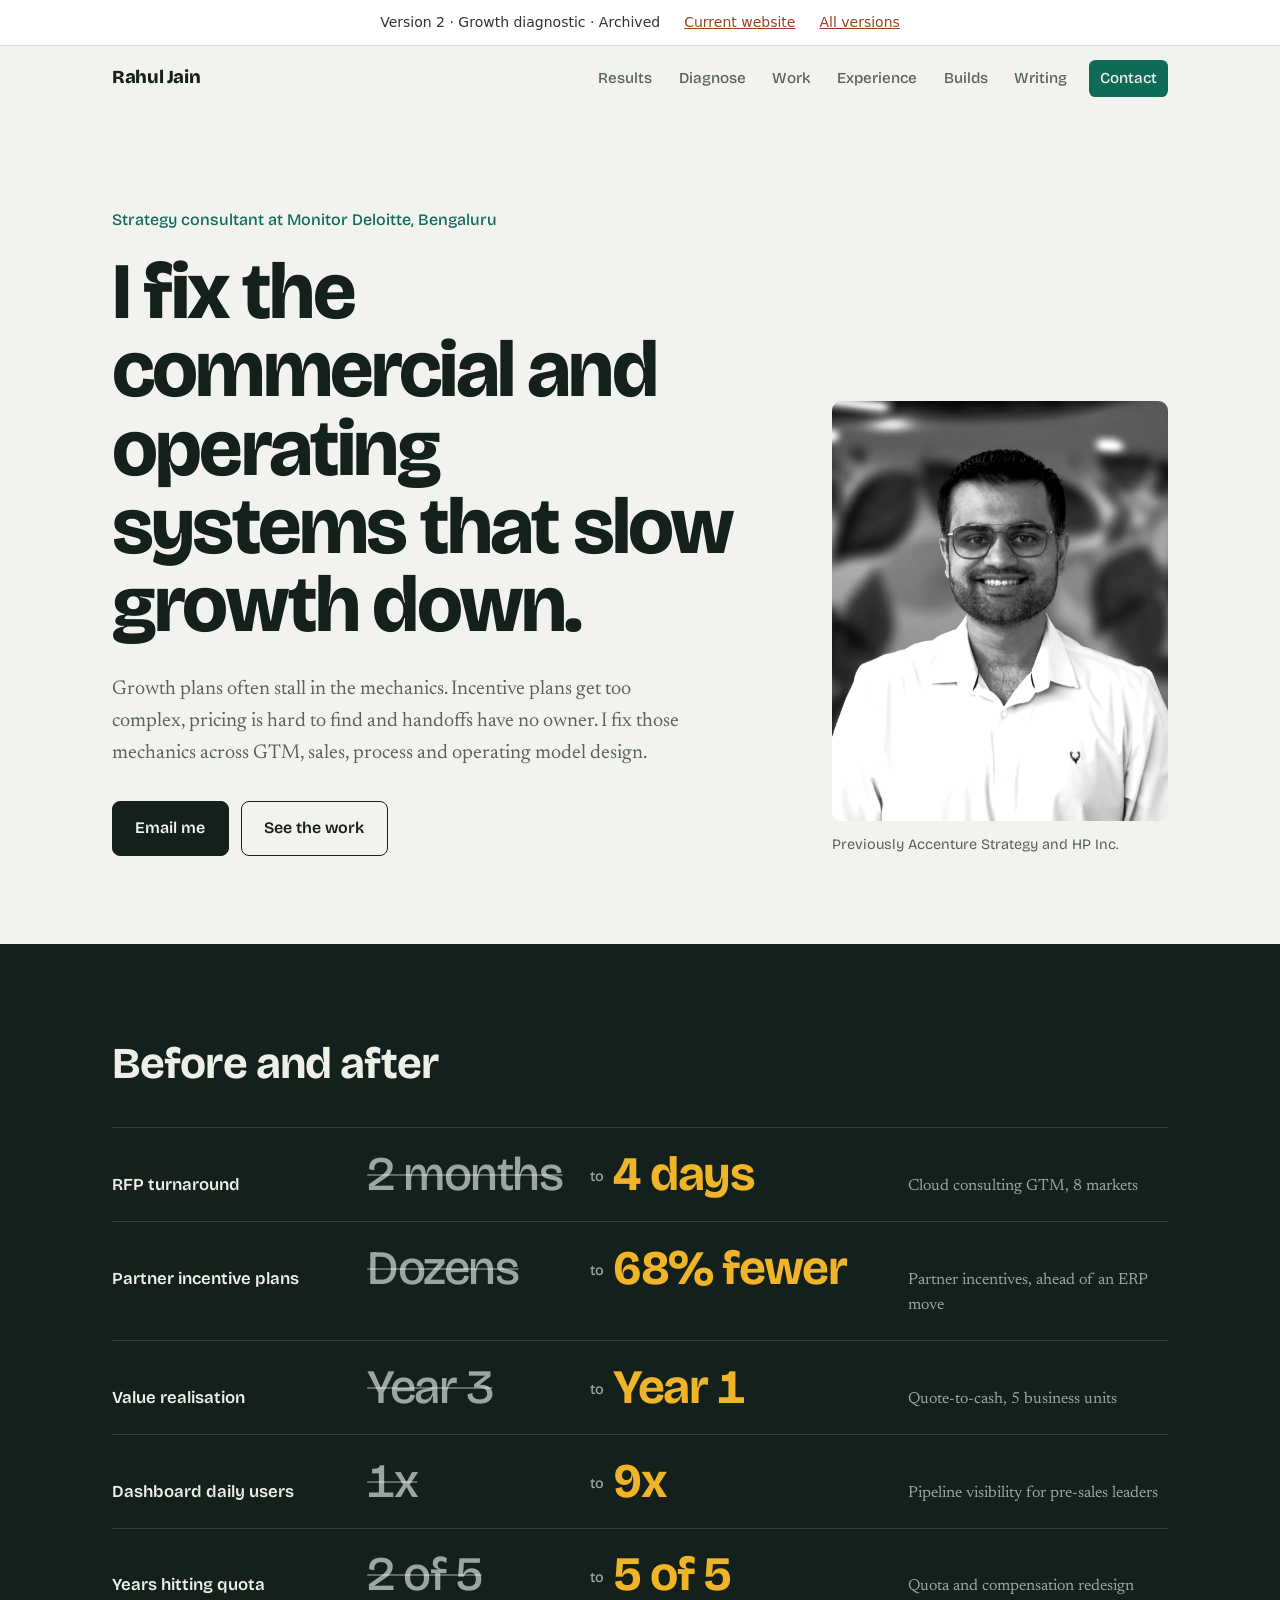
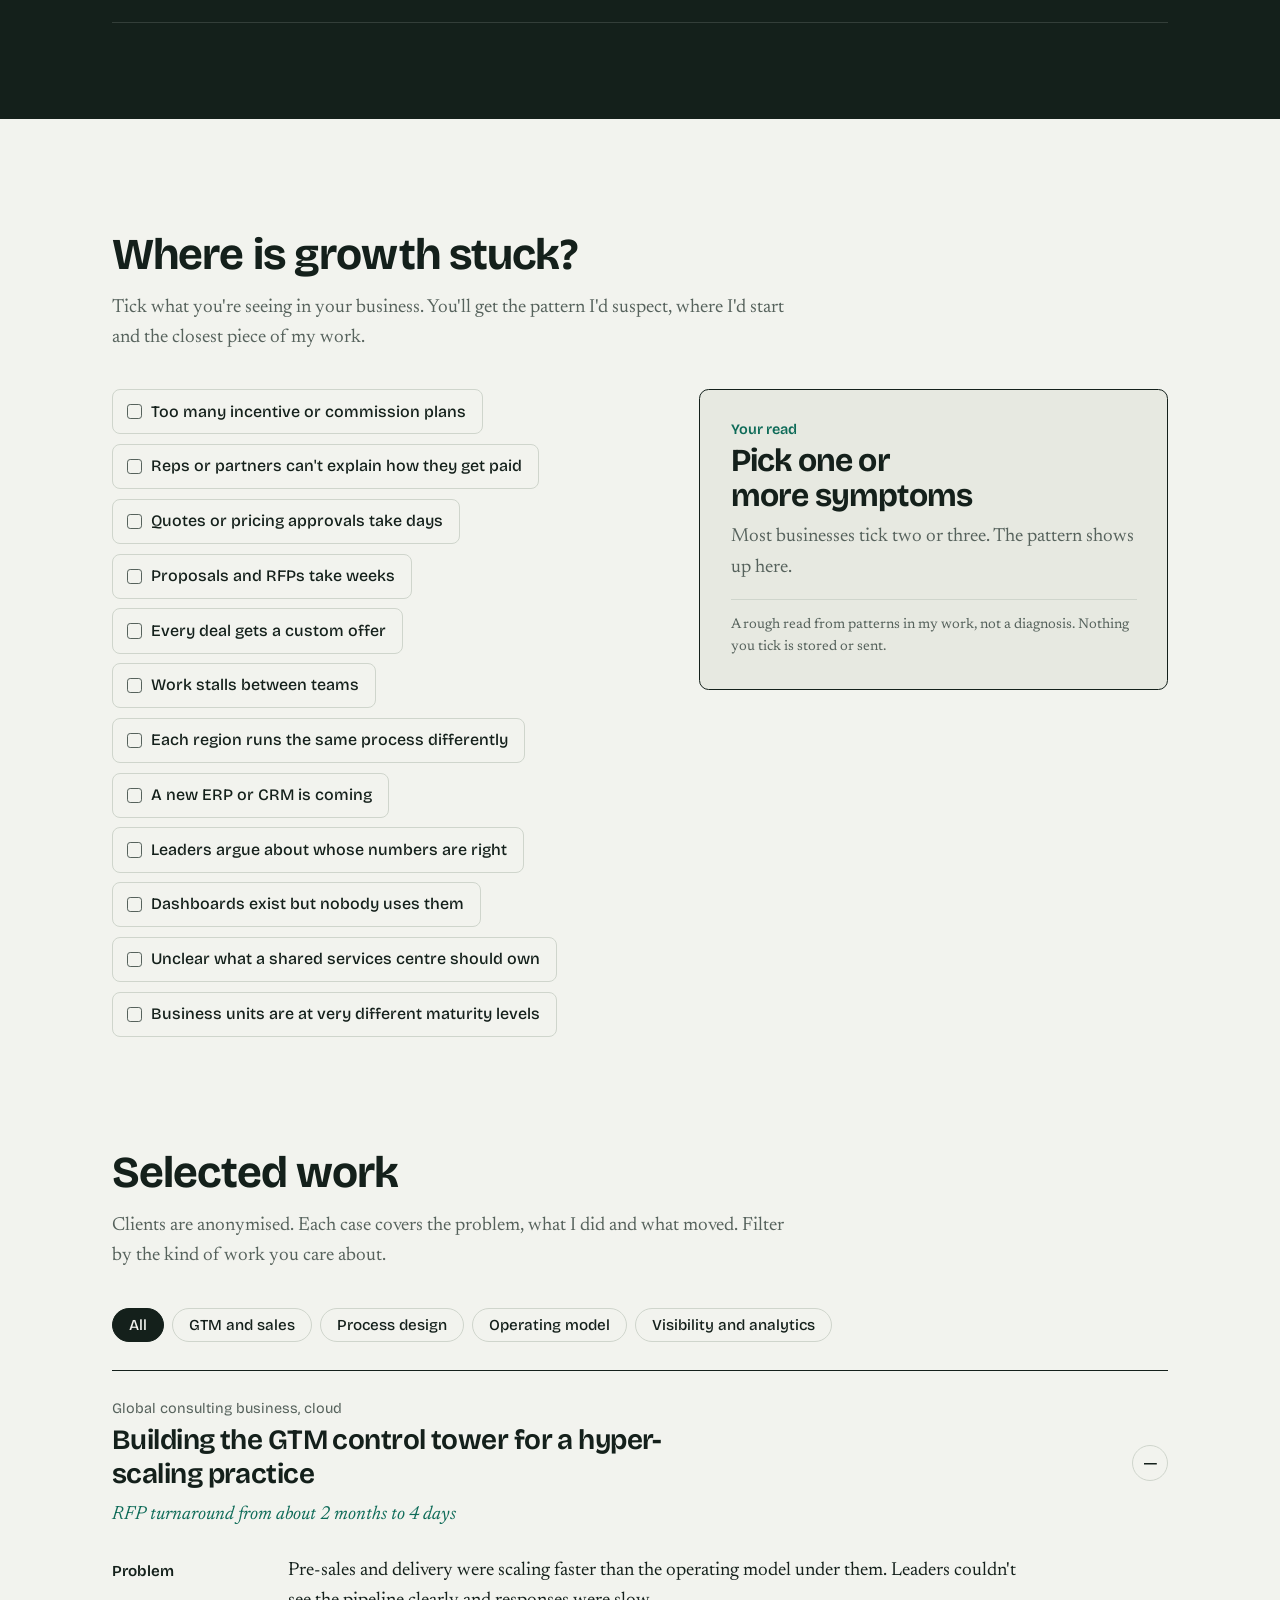
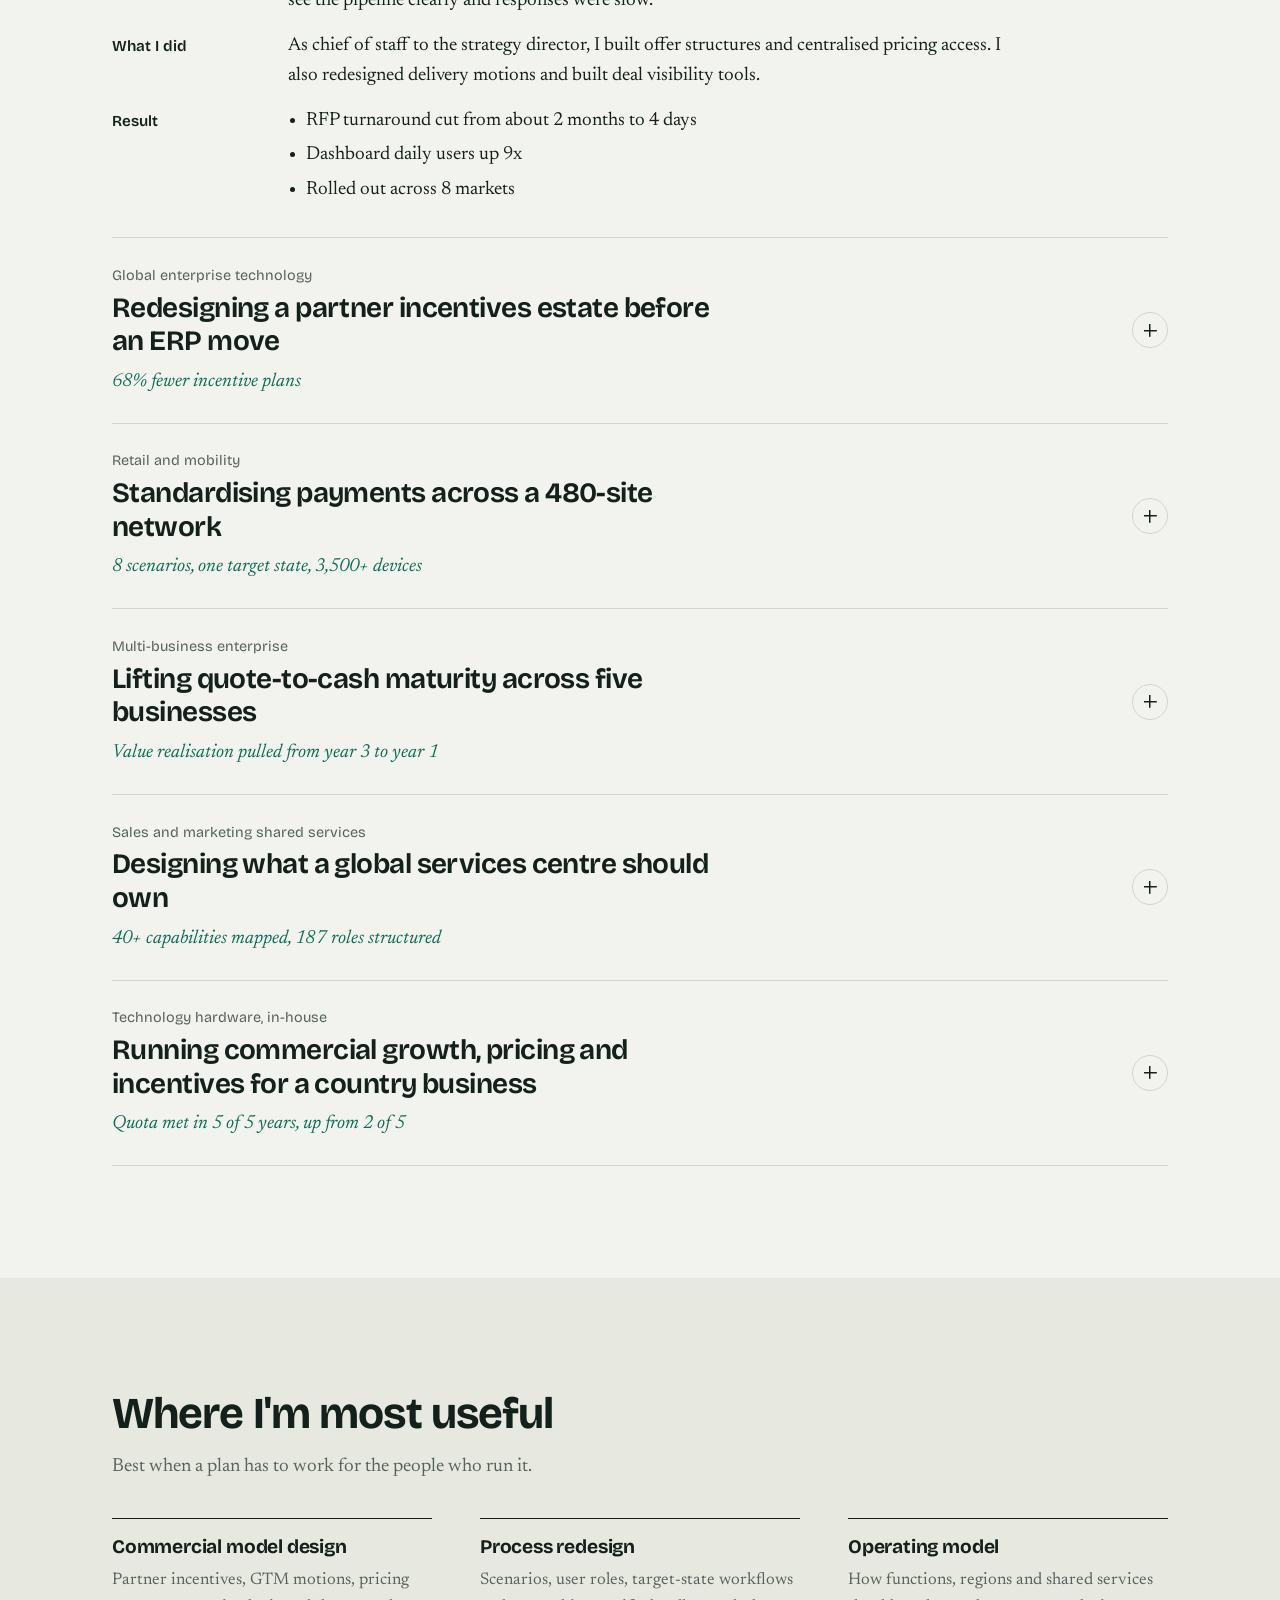
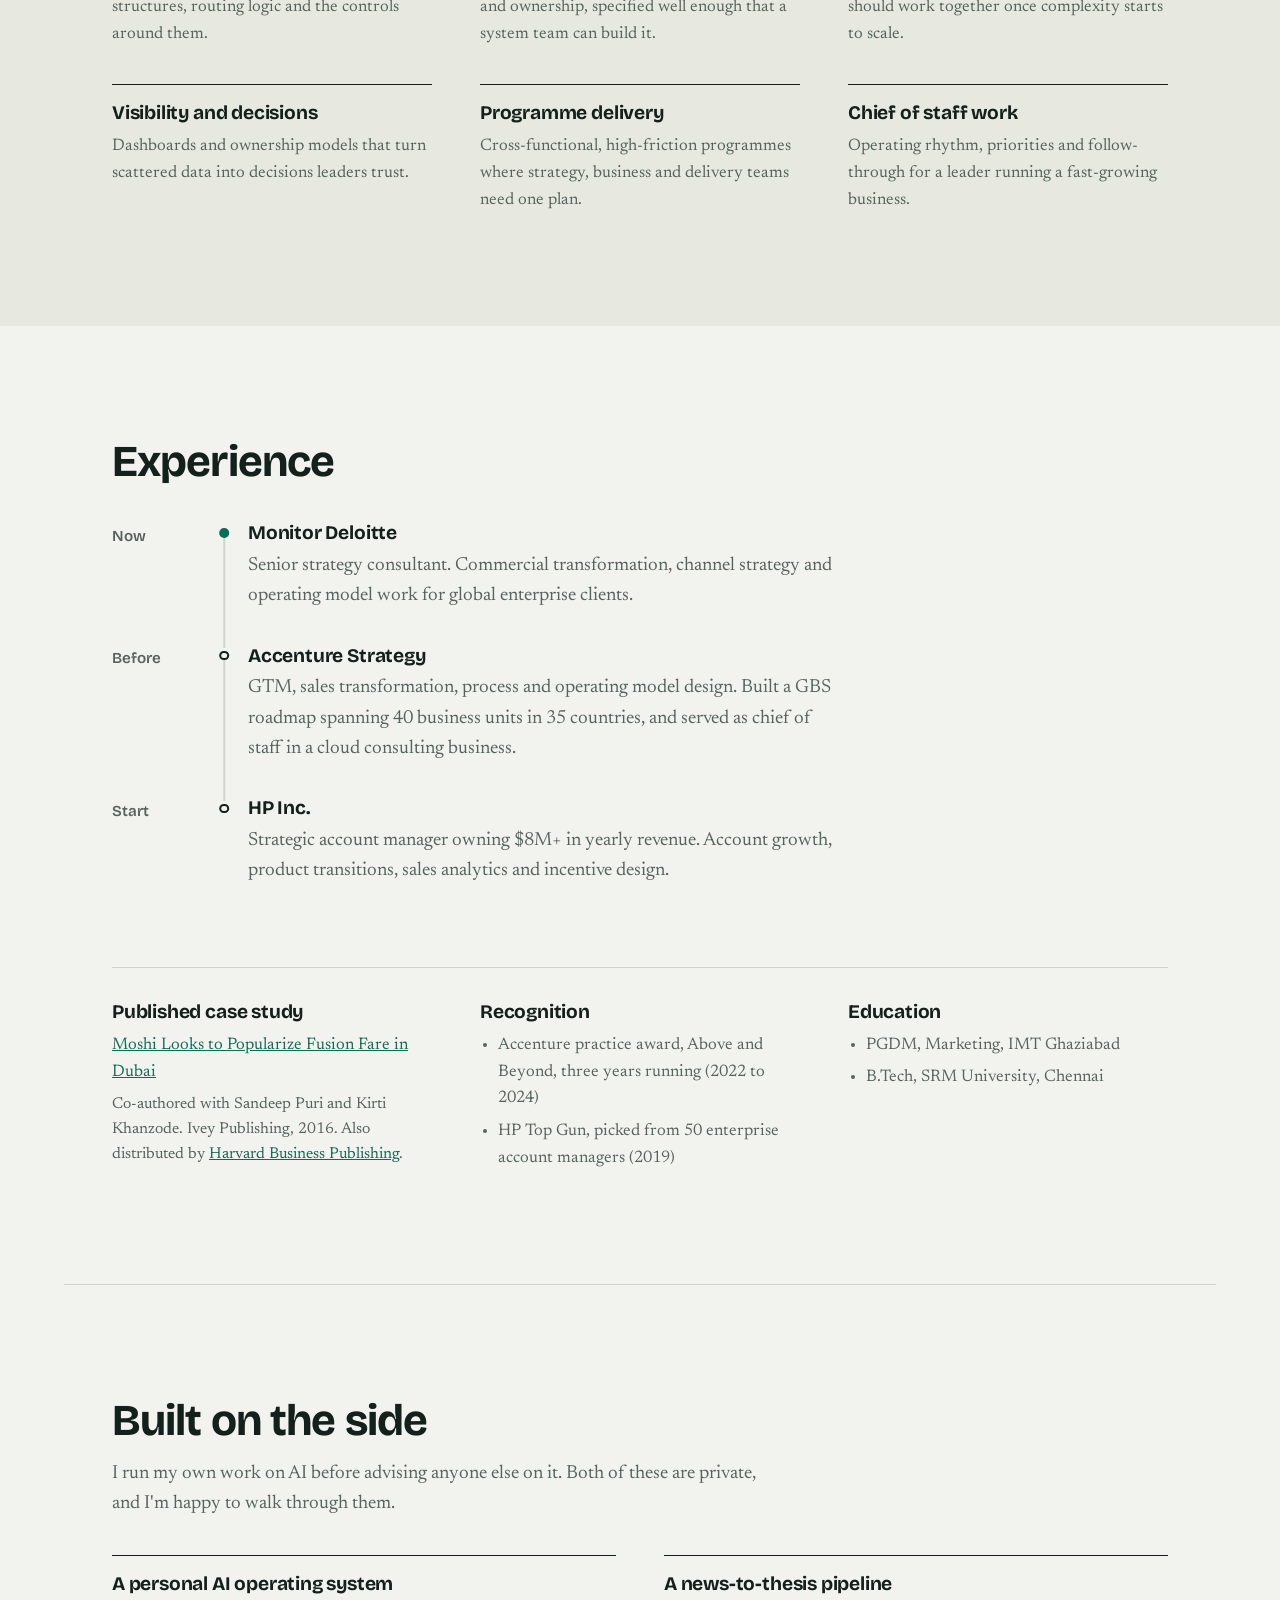
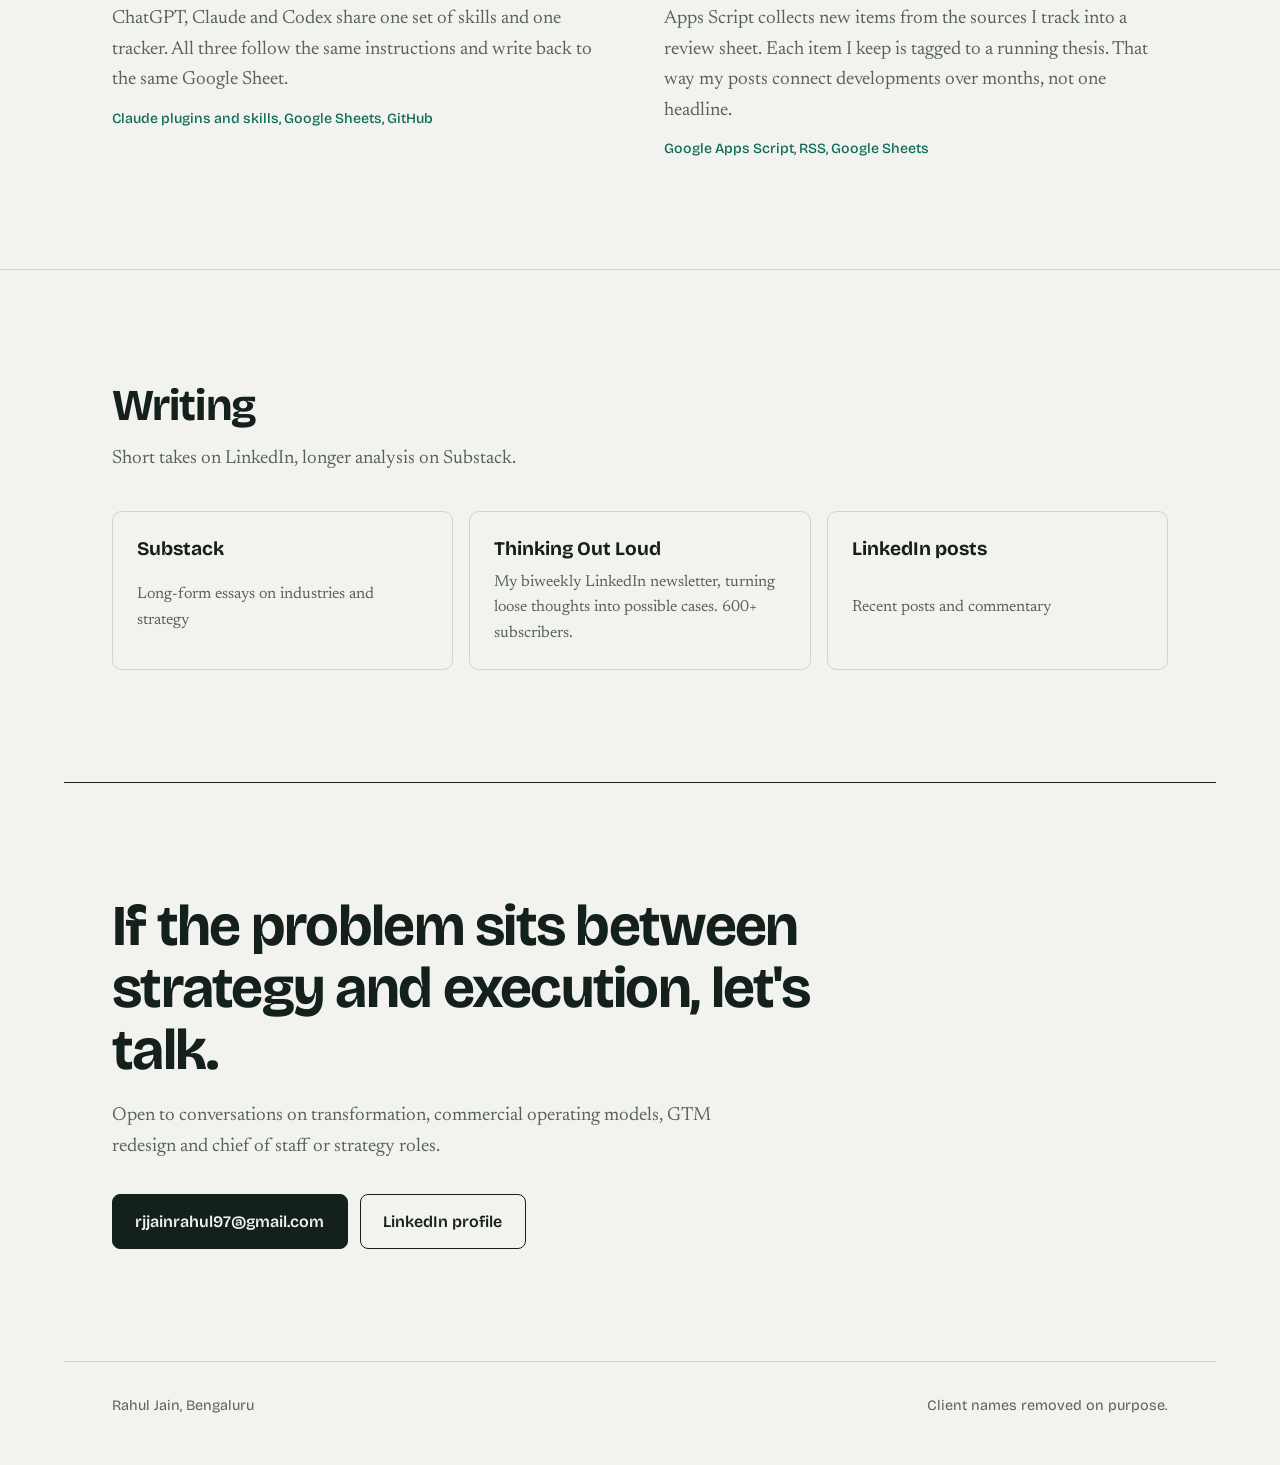
<file: review/test/index.html>
<!DOCTYPE html>
<html lang="en-GB">
<head>
    <meta name="robots" content="noindex,follow">
    <meta charset="UTF-8">
    <meta name="viewport" content="width=device-width, initial-scale=1.0">
    <title>Rahul Jain | Strategy and transformation consultant</title>
    <meta name="description" content="Rahul Jain is a strategy and transformation consultant at Monitor Deloitte, Bengaluru. He redesigns GTM, commercial and operating systems so growth plans actually run.">
    <meta property="og:title" content="Rahul Jain | Strategy and transformation consultant">
    <meta property="og:description" content="Redesigning GTM, commercial and operating systems so growth plans actually run.">
    <meta property="og:image" content="./Profile.jpg">
    <meta name="theme-color" content="#f2f3ee">
    <link rel="preconnect" href="https://fonts.googleapis.com">
    <link rel="preconnect" href="https://fonts.gstatic.com" crossorigin>
    <link href="https://fonts.googleapis.com/css2?family=Bricolage+Grotesque:opsz,wght@12..96,400..800&family=Newsreader:ital,opsz,wght@0,6..72,400;0,6..72,500;1,6..72,400&display=swap" rel="stylesheet">
    <link rel="stylesheet" href="./styles.css">
</head>
<body>
    <aside aria-label="Archived website version" style="padding:12px 20px;background:#fff;color:#333;border-bottom:1px solid #ddd;font:14px/1.5 system-ui,sans-serif;display:flex;flex-wrap:wrap;gap:8px 24px;justify-content:center"><span>Version 2 · Growth diagnostic · Archived</span><a href="../../" style="color:#9b4124">Current website</a><a href="../" style="color:#9b4124">All versions</a></aside>
    <a class="skip" href="#main">Skip to content</a>

    <header class="bar">
        <div class="bar-inner">
            <a class="name" href="#top">Rahul Jain</a>
            <nav aria-label="Sections">
                <a href="#shifts">Results</a>
                <a href="#diagnose">Diagnose</a>
                <a href="#work">Work</a>
                <a href="#experience">Experience</a>
                <a href="#builds">Builds</a>
                <a href="#writing">Writing</a>
                <a class="nav-cta" href="#contact">Contact</a>
            </nav>
        </div>
    </header>

    <main id="main">
        <section class="hero" id="top">
            <div class="hero-text">
                <p class="role">Strategy consultant at Monitor Deloitte, Bengaluru</p>
                <h1>I fix the commercial and operating systems that slow growth down.</h1>
                <p class="lede">Growth plans often stall in the mechanics. Incentive plans get too complex, pricing is hard to find and handoffs have no owner. I fix those mechanics across GTM, sales, process and operating model design.</p>
                <div class="actions">
                    <a class="btn btn-solid" href="mailto:rjjainrahul97@gmail.com">Email me</a>
                    <a class="btn btn-line" href="#work">See the work</a>
                </div>
            </div>
            <figure class="portrait">
                <img src="./Profile.jpg" alt="Rahul Jain" width="719" height="722">
                <figcaption>Previously Accenture Strategy and HP Inc.</figcaption>
            </figure>
        </section>

        <section class="shifts" id="shifts" aria-labelledby="shifts-title">
            <div class="wrap">
                <h2 id="shifts-title">Before and after</h2>
                <ol class="shift-list">
                    <li>
                        <a href="#case-cloud">
                            <span class="metric">RFP turnaround</span>
                            <span class="from">2 months</span>
                            <span class="to">4 days</span>
                            <span class="ctx">Cloud consulting GTM, 8 markets</span>
                        </a>
                    </li>
                    <li>
                        <a href="#case-incentives">
                            <span class="metric">Partner incentive plans</span>
                            <span class="from">Dozens</span>
                            <span class="to">68% fewer</span>
                            <span class="ctx">Partner incentives, ahead of an ERP move</span>
                        </a>
                    </li>
                    <li>
                        <a href="#case-qtc">
                            <span class="metric">Value realisation</span>
                            <span class="from">Year 3</span>
                            <span class="to">Year 1</span>
                            <span class="ctx">Quote-to-cash, 5 business units</span>
                        </a>
                    </li>
                    <li>
                        <a href="#case-cloud">
                            <span class="metric">Dashboard daily users</span>
                            <span class="from">1x</span>
                            <span class="to">9x</span>
                            <span class="ctx">Pipeline visibility for pre-sales leaders</span>
                        </a>
                    </li>
                    <li>
                        <a href="#case-growth">
                            <span class="metric">Years hitting quota</span>
                            <span class="from">2 of 5</span>
                            <span class="to">5 of 5</span>
                            <span class="ctx">Quota and compensation redesign</span>
                        </a>
                    </li>
                </ol>
            </div>
        </section>

        <section class="diagnose wrap" id="diagnose" aria-labelledby="diag-title">
            <div class="head">
                <h2 id="diag-title">Where is growth stuck?</h2>
                <p>Tick what you're seeing in your business. You'll get the pattern I'd suspect, where I'd start and the closest piece of my work.</p>
            </div>
            <div class="diag">
                <div class="symptoms" role="group" aria-label="Symptoms">
                    <button type="button" aria-pressed="false" data-s="incent">Too many incentive or commission plans</button>
                    <button type="button" aria-pressed="false" data-s="paid">Reps or partners can't explain how they get paid</button>
                    <button type="button" aria-pressed="false" data-s="quote">Quotes or pricing approvals take days</button>
                    <button type="button" aria-pressed="false" data-s="rfp">Proposals and RFPs take weeks</button>
                    <button type="button" aria-pressed="false" data-s="custom">Every deal gets a custom offer</button>
                    <button type="button" aria-pressed="false" data-s="handoff">Work stalls between teams</button>
                    <button type="button" aria-pressed="false" data-s="regions">Each region runs the same process differently</button>
                    <button type="button" aria-pressed="false" data-s="system">A new ERP or CRM is coming</button>
                    <button type="button" aria-pressed="false" data-s="numbers">Leaders argue about whose numbers are right</button>
                    <button type="button" aria-pressed="false" data-s="dash">Dashboards exist but nobody uses them</button>
                    <button type="button" aria-pressed="false" data-s="central">Unclear what a shared services centre should own</button>
                    <button type="button" aria-pressed="false" data-s="maturity">Business units are at very different maturity levels</button>
                </div>
                <div class="verdict" id="verdict" aria-live="polite">
                    <div class="verdict-empty">
                        <p class="verdict-label">Your read</p>
                        <p class="verdict-name">Pick one or more symptoms</p>
                        <p>Most businesses tick two or three. The pattern shows up here.</p>
                    </div>
                    <div class="verdict-full" hidden>
                        <p class="verdict-label">Likely pattern</p>
                        <p class="verdict-name" data-v="name"></p>
                        <dl>
                            <dt>Why it happens</dt>
                            <dd data-v="cause"></dd>
                            <dt>Where I'd start</dt>
                            <dd data-v="start"></dd>
                            <dt>Closest work</dt>
                            <dd><a data-v="case" href="#work"></a></dd>
                        </dl>
                        <p class="verdict-also" data-v="also" hidden></p>
                        <div class="verdict-actions">
                            <a class="btn btn-solid" data-v="mail" href="mailto:rjjainrahul97@gmail.com">Talk it through</a>
                            <button type="button" class="btn btn-line" data-v="reset">Start again</button>
                        </div>
                    </div>
                    <p class="verdict-note">A rough read from patterns in my work, not a diagnosis. Nothing you tick is stored or sent.</p>
                </div>
            </div>
            <a class="diag-peek" href="#verdict" hidden>
                <span>Your read</span>
                <strong data-v="peek"></strong>
            </a>
        </section>

        <section class="work wrap" id="work" aria-labelledby="work-title">
            <div class="head">
                <h2 id="work-title">Selected work</h2>
                <p>Clients are anonymised. Each case covers the problem, what I did and what moved. Filter by the kind of work you care about.</p>
            </div>

            <div class="filters" role="group" aria-label="Filter cases">
                <button type="button" aria-pressed="true" data-filter="all">All</button>
                <button type="button" aria-pressed="false" data-filter="gtm">GTM and sales</button>
                <button type="button" aria-pressed="false" data-filter="process">Process design</button>
                <button type="button" aria-pressed="false" data-filter="opmodel">Operating model</button>
                <button type="button" aria-pressed="false" data-filter="insight">Visibility and analytics</button>
            </div>

            <div class="cases">
                <details class="case" id="case-cloud" data-tags="gtm insight" open>
                    <summary>
                        <span class="sector">Global consulting business, cloud</span>
                        <span class="case-title">Building the GTM control tower for a hyper-scaling practice</span>
                        <span class="headline-result">RFP turnaround from about 2 months to 4 days</span>
                    </summary>
                    <div class="case-body">
                        <dl>
                            <dt>Problem</dt>
                            <dd>Pre-sales and delivery were scaling faster than the operating model under them. Leaders couldn't see the pipeline clearly and responses were slow.</dd>
                            <dt>What I did</dt>
                            <dd>As chief of staff to the strategy director, I built offer structures and centralised pricing access. I also redesigned delivery motions and built deal visibility tools.</dd>
                            <dt>Result</dt>
                            <dd>
                                <ul>
                                    <li>RFP turnaround cut from about 2 months to 4 days</li>
                                    <li>Dashboard daily users up 9x</li>
                                    <li>Rolled out across 8 markets</li>
                                </ul>
                            </dd>
                        </dl>
                    </div>
                </details>

                <details class="case" id="case-incentives" data-tags="gtm process">
                    <summary>
                        <span class="sector">Global enterprise technology</span>
                        <span class="case-title">Redesigning a partner incentives estate before an ERP move</span>
                        <span class="headline-result">68% fewer incentive plans</span>
                    </summary>
                    <div class="case-body">
                        <dl>
                            <dt>Problem</dt>
                            <dd>Dozens of incentive plans, unclear partner classifications and a legacy structure that couldn't support the coming ERP migration.</dd>
                            <dt>What I did</dt>
                            <dd>Assessed channel performance, partner types and product hierarchies. Then rebuilt the incentives framework to cut plans and tie payouts to revenue.</dd>
                            <dt>Result</dt>
                            <dd>
                                <ul>
                                    <li>Incentive plan count down 68%</li>
                                    <li>Payouts better aligned to revenue, so channel spend became easier to forecast</li>
                                    <li>A structure the new ERP can run without manual workarounds</li>
                                </ul>
                            </dd>
                        </dl>
                    </div>
                </details>

                <details class="case" id="case-payments" data-tags="process">
                    <summary>
                        <span class="sector">Retail and mobility</span>
                        <span class="case-title">Standardising payments across a 480-site network</span>
                        <span class="headline-result">8 scenarios, one target state, 3,500+ devices</span>
                    </summary>
                    <div class="case-body">
                        <dl>
                            <dt>Problem</dt>
                            <dd>Fragmented tools and inconsistent payment flows in a $4.3B revenue business. All of it had to move to one platform.</dd>
                            <dt>What I did</dt>
                            <dd>Mapped every scenario permutation, defined process ownership, documented target-state risks and dependencies, and planned the product transition.</dd>
                            <dt>Result</dt>
                            <dd>
                                <ul>
                                    <li>8 engagement scenarios standardised</li>
                                    <li>Transition logic for 3,500+ devices across 480 sites</li>
                                </ul>
                            </dd>
                        </dl>
                    </div>
                </details>

                <details class="case" id="case-qtc" data-tags="process gtm">
                    <summary>
                        <span class="sector">Multi-business enterprise</span>
                        <span class="case-title">Lifting quote-to-cash maturity across five businesses</span>
                        <span class="headline-result">Value realisation pulled from year 3 to year 1</span>
                    </summary>
                    <div class="case-body">
                        <dl>
                            <dt>Problem</dt>
                            <dd>Five business units sat at different maturity levels, with friction across quoting, commercial process and services operations. $1.2B turnover was at stake.</dd>
                            <dt>What I did</dt>
                            <dd>Ran current and target-state workshops and found the bottlenecks. Designed a staged path that reuses existing tools first and builds only the gaps.</dd>
                            <dt>Result</dt>
                            <dd>
                                <ul>
                                    <li>A phased roadmap across 5 business units</li>
                                    <li>First value expected in year 1 instead of year 3</li>
                                </ul>
                            </dd>
                        </dl>
                    </div>
                </details>

                <details class="case" id="case-gbs" data-tags="opmodel process">
                    <summary>
                        <span class="sector">Sales and marketing shared services</span>
                        <span class="case-title">Designing what a global services centre should own</span>
                        <span class="headline-result">40+ capabilities mapped, 187 roles structured</span>
                    </summary>
                    <div class="case-body">
                        <dl>
                            <dt>Problem</dt>
                            <dd>Nobody had a clear view of what to centralise or who owned each process. How the centre and business units should work together was also unclear.</dd>
                            <dt>What I did</dt>
                            <dd>Assessed the current state and mapped 40+ capability areas. Designed target-state processes and matched the organisation design to hiring waves.</dd>
                            <dt>Result</dt>
                            <dd>
                                <ul>
                                    <li>47 detailed process areas designed</li>
                                    <li>Future structure agreed for 187 FTE</li>
                                </ul>
                            </dd>
                        </dl>
                    </div>
                </details>

                <details class="case" id="case-growth" data-tags="gtm insight">
                    <summary>
                        <span class="sector">Technology hardware, in-house</span>
                        <span class="case-title">Running commercial growth, pricing and incentives for a country business</span>
                        <span class="headline-result">Quota met in 5 of 5 years, up from 2 of 5</span>
                    </summary>
                    <div class="case-body">
                        <dl>
                            <dt>Problem</dt>
                            <dd>Commercial teams needed sharper targeting, firmer pricing discipline and cleaner incentives to grow complex accounts.</dd>
                            <dt>What I did</dt>
                            <dd>Designed quota logic and revised compensation levers. Improved category mix and used customer-level analysis to grow large accounts.</dd>
                            <dt>Result</dt>
                            <dd>
                                <ul>
                                    <li>Above 100% of target across multiple years</li>
                                    <li>Premium portfolio and attach sales up 200%</li>
                                </ul>
                            </dd>
                        </dl>
                    </div>
                </details>
            </div>
            <p class="empty" hidden>No cases in this filter yet. <button type="button" data-filter="all">Show all work</button></p>
        </section>

        <section class="approach" id="approach" aria-labelledby="approach-title">
            <div class="wrap">
                <div class="head">
                    <h2 id="approach-title">Where I'm most useful</h2>
                    <p>Best when a plan has to work for the people who run it.</p>
                </div>
                <div class="approach-grid">
                    <div>
                        <h3>Commercial model design</h3>
                        <p>Partner incentives, GTM motions, pricing structures, routing logic and the controls around them.</p>
                    </div>
                    <div>
                        <h3>Process redesign</h3>
                        <p>Scenarios, user roles, target-state workflows and ownership, specified well enough that a system team can build it.</p>
                    </div>
                    <div>
                        <h3>Operating model</h3>
                        <p>How functions, regions and shared services should work together once complexity starts to scale.</p>
                    </div>
                    <div>
                        <h3>Visibility and decisions</h3>
                        <p>Dashboards and ownership models that turn scattered data into decisions leaders trust.</p>
                    </div>
                    <div>
                        <h3>Programme delivery</h3>
                        <p>Cross-functional, high-friction programmes where strategy, business and delivery teams need one plan.</p>
                    </div>
                    <div>
                        <h3>Chief of staff work</h3>
                        <p>Operating rhythm, priorities and follow-through for a leader running a fast-growing business.</p>
                    </div>
                </div>
            </div>
        </section>

        <section class="experience wrap" id="experience" aria-labelledby="exp-title">
            <div class="head">
                <h2 id="exp-title">Experience</h2>
            </div>
            <ol class="timeline">
                <li>
                    <span class="when">Now</span>
                    <div>
                        <h3>Monitor Deloitte</h3>
                        <p>Senior strategy consultant. Commercial transformation, channel strategy and operating model work for global enterprise clients.</p>
                    </div>
                </li>
                <li>
                    <span class="when">Before</span>
                    <div>
                        <h3>Accenture Strategy</h3>
                        <p>GTM, sales transformation, process and operating model design. Built a GBS roadmap spanning 40 business units in 35 countries, and served as chief of staff in a cloud consulting business.</p>
                    </div>
                </li>
                <li>
                    <span class="when">Start</span>
                    <div>
                        <h3>HP Inc.</h3>
                        <p>Strategic account manager owning $8M+ in yearly revenue. Account growth, product transitions, sales analytics and incentive design.</p>
                    </div>
                </li>
            </ol>

            <div class="recognition">
                <div>
                    <h3>Published case study</h3>
                    <p><a href="https://www.iveypublishing.ca/s/product/moshi-looks-to-popularize-fusion-fare-in-dubai/01t5c00000CwlvwAAB" target="_blank" rel="noreferrer">Moshi Looks to Popularize Fusion Fare in Dubai</a></p>
                    <p class="small">Co-authored with Sandeep Puri and Kirti Khanzode. Ivey Publishing, 2016. Also distributed by <a href="https://hbsp.harvard.edu/product/W16478-PDF-ENG" target="_blank" rel="noreferrer">Harvard Business Publishing</a>.</p>
                </div>
                <div>
                    <h3>Recognition</h3>
                    <ul>
                        <li>Accenture practice award, Above and Beyond, three years running (2022 to 2024)</li>
                        <li>HP Top Gun, picked from 50 enterprise account managers (2019)</li>
                    </ul>
                </div>
                <div>
                    <h3>Education</h3>
                    <ul>
                        <li>PGDM, Marketing, IMT Ghaziabad</li>
                        <li>B.Tech, SRM University, Chennai</li>
                    </ul>
                </div>
            </div>
        </section>

        <section class="builds wrap" id="builds" aria-labelledby="builds-title">
            <div class="head">
                <h2 id="builds-title">Built on the side</h2>
                <p>I run my own work on AI before advising anyone else on it. Both of these are private, and I'm happy to walk through them.</p>
            </div>
            <div class="build-list">
                <article>
                    <h3>A personal AI operating system</h3>
                    <p>ChatGPT, Claude and Codex share one set of skills and one tracker. All three follow the same instructions and write back to the same Google Sheet.</p>
                    <p class="stack">Claude plugins and skills, Google Sheets, GitHub</p>
                </article>
                <article>
                    <h3>A news-to-thesis pipeline</h3>
                    <p>Apps Script collects new items from the sources I track into a review sheet. Each item I keep is tagged to a running thesis. That way my posts connect developments over months, not one headline.</p>
                    <p class="stack">Google Apps Script, RSS, Google Sheets</p>
                </article>
            </div>
        </section>

        <section class="writing" id="writing" aria-labelledby="writing-title">
            <div class="wrap">
                <div class="head">
                    <h2 id="writing-title">Writing</h2>
                    <p>Short takes on LinkedIn, longer analysis on Substack.</p>
                </div>
                <ul class="links">
                    <li>
                        <a href="https://rjjainrahul97.substack.com/" target="_blank" rel="noreferrer">
                            <strong>Substack</strong>
                            <span>Long-form essays on industries and strategy</span>
                        </a>
                    </li>
                    <li>
                        <a href="https://www.linkedin.com/newsletters/following-the-sun-7413924830917619712/" target="_blank" rel="noreferrer">
                            <strong>Thinking Out Loud</strong>
                            <span>My biweekly LinkedIn newsletter, turning loose thoughts into possible cases. 600+ subscribers.</span>
                        </a>
                    </li>
                    <li>
                        <a href="https://www.linkedin.com/in/rjjainrahul97/recent-activity/all/" target="_blank" rel="noreferrer">
                            <strong>LinkedIn posts</strong>
                            <span>Recent posts and commentary</span>
                        </a>
                    </li>
                </ul>
            </div>
        </section>

        <section class="contact wrap" id="contact" aria-labelledby="contact-title">
            <h2 id="contact-title">If the problem sits between strategy and execution, let's talk.</h2>
            <p>Open to conversations on transformation, commercial operating models, GTM redesign and chief of staff or strategy roles.</p>
            <div class="actions">
                <a class="btn btn-solid" href="mailto:rjjainrahul97@gmail.com">rjjainrahul97@gmail.com</a>
                <a class="btn btn-line" href="https://www.linkedin.com/in/rjjainrahul97" target="_blank" rel="noreferrer">LinkedIn profile</a>
            </div>
        </section>
    </main>

    <footer class="foot wrap">
        <p>Rahul Jain, Bengaluru</p>
        <p>Client names removed on purpose.</p>
    </footer>

    <script src="./app.js" defer></script>
</body>
</html>
</file>
<file: styles.css>
:root{color-scheme:light;--bg:#fff;--soft:#f9f9f9;--text:#191919;--muted:#666;--line:#dededc;--accent:#c6613f;--focus:#9b4124;--serif:Georgia,'Times New Roman',serif;--sans:ui-sans-serif,system-ui,-apple-system,'Segoe UI',sans-serif}
@media(prefers-color-scheme:dark){:root:not([data-theme=light]){color-scheme:dark;--bg:#151515;--soft:#1f1f1f;--text:#eee;--muted:#aaa;--line:#3a3a3a;--accent:#e69b80;--focus:#efb39f}}
:root[data-theme=dark]{color-scheme:dark;--bg:#151515;--soft:#1f1f1f;--text:#eee;--muted:#aaa;--line:#3a3a3a;--accent:#e69b80;--focus:#efb39f}
*{box-sizing:border-box}html{scroll-behavior:smooth;scroll-padding-top:24px}body{margin:0;background:var(--bg);color:var(--text);font:16px/1.55 var(--sans);-webkit-font-smoothing:antialiased}a{color:inherit;text-underline-offset:4px}a:hover{color:var(--accent)}button,select{font:inherit;color:inherit}button,summary,select{cursor:pointer}a,button,select,summary{-webkit-tap-highlight-color:transparent}:focus-visible{outline:2px solid var(--focus);outline-offset:5px}h1,h2,h3,p{margin:0}h1,h2{font-family:var(--serif);font-weight:400;text-wrap:balance}h1{font-size:32px;line-height:1.2;max-width:24ch}h2{font-size:22px;line-height:1.3}h3{font-size:16px;font-weight:600}p{color:var(--muted)}.wrap{width:min(100% - 64px,1040px);margin-inline:auto}.skip{position:fixed;top:8px;left:8px;transform:translateY(-200%);z-index:10;padding:12px;background:var(--text);color:var(--bg)}.skip:focus{transform:none}.bar{display:flex;align-items:center;gap:24px;padding-block:24px;border-bottom:1px solid var(--line)}.name{font-weight:600;text-decoration:none}.dot{color:var(--accent)}nav{display:flex;gap:24px;margin-left:auto}nav a{font-size:13px;text-decoration:none;color:var(--muted)}button{border:1px solid var(--line);border-radius:8px;background:var(--bg);padding:7px 12px;font-size:13px;min-height:36px}.meta,.label{font-size:13px;color:var(--muted)}.hero{padding:32px 0}.intro{display:flex;justify-content:space-between;align-items:center;gap:24px}.meta{margin-bottom:16px}.intro img{width:124px;height:140px;object-fit:cover;object-position:50% 20%;border-radius:12px;filter:grayscale(1)}.hero-bottom{display:flex;align-items:center;justify-content:space-between;gap:24px;margin-top:24px}.byline{font-size:13px}.byline strong{color:var(--text);font-weight:500}.button{display:inline-flex;justify-content:space-between;align-items:center;gap:24px;text-decoration:none;padding:12px 18px;border-radius:10px}.primary{background:#c6613f;color:#fff}.primary:hover{background:#a84c2e;color:#fff}.proof{display:grid;grid-template-columns:repeat(3,minmax(0,1fr));margin-top:28px;border-block:1px solid var(--line)}.proof-item{display:flex;flex-direction:column;gap:12px;text-decoration:none;padding:20px 18px;min-width:0}.proof-item:first-child{padding-left:0}.proof-item+.proof-item{border-left:1px solid var(--line)}.comparison{display:flex;align-items:baseline;gap:10px;font-family:var(--serif);font-size:22px}.comparison strong{font-weight:400;color:var(--accent)}.comparison s{font-size:16px;color:var(--muted);text-decoration-thickness:1px}.comparison>span{color:var(--muted);font-size:16px}.section{padding:28px 0;border-bottom:1px solid var(--line)}.section-head{display:flex;align-items:baseline;justify-content:space-between;gap:16px;margin-bottom:20px}.work-layout{display:grid;grid-template-columns:minmax(0,1fr) minmax(0,2fr);gap:32px}.finder{background:var(--soft);border-radius:12px;padding:18px;align-self:start}.finder label{display:block;font-weight:500;margin-bottom:12px}.finder select{width:100%;min-width:0;max-width:100%;border:1px solid var(--line);border-radius:8px;background:var(--bg);padding:10px 8px;font-size:13px}.finder p{font-size:13px;margin-top:12px}.case{border-bottom:1px solid var(--line);scroll-margin-top:24px}.case:first-child{border-top:1px solid var(--line)}summary{list-style:none}summary::-webkit-details-marker{display:none}.case summary{display:flex;justify-content:space-between;align-items:center;gap:16px;padding:14px 0;font-weight:500}.expand{font-size:22px;line-height:1;color:var(--muted);font-weight:400}.case[open] .expand{transform:rotate(45deg)}.case[open] summary{color:var(--accent)}.case-body{padding:0 28px 16px 0}.case-body p{font-size:13px}.timeline{list-style:none;display:grid;grid-template-columns:repeat(3,minmax(0,1fr));gap:24px;padding:0;margin:24px 0}.timeline li{padding-left:16px;border-left:1px solid var(--line)}.timeline li:first-child{border-left:2px solid var(--accent)}.timeline h3{margin:8px 0}.timeline p{font-size:13px}.credentials{border:1px solid var(--line);border-radius:10px;padding:12px 16px}.credentials summary{display:flex;justify-content:space-between;gap:20px;font-size:13px}.credential-grid{display:grid;grid-template-columns:1fr 1fr 1.5fr;gap:24px;padding-top:20px;font-size:13px}.credential-grid h3{margin-bottom:8px}.credential-grid p{margin-top:8px}.writing-grid{display:grid;grid-template-columns:1fr 1fr;gap:40px;margin-top:20px}.writing-links{list-style:none;margin:0;padding:0}.writing-links a{display:flex;justify-content:space-between;gap:16px;padding:12px 0;border-bottom:1px solid var(--line);text-decoration:none;font-size:13px}.builds p{font-size:13px;margin:4px 0 12px}.builds>a{font-size:13px}.contact{display:flex;justify-content:space-between;align-items:end;gap:24px}.contact h2{max-width:32ch;margin-bottom:16px}.contact .email{font-size:16px;overflow-wrap:anywhere}.contact>a{font-size:13px;flex-shrink:0}footer{display:flex;justify-content:space-between;gap:16px;padding-block:20px;color:var(--muted);font-size:13px}[hidden]{display:none!important}
@media(max-width:700px){.wrap{width:calc(100% - 40px)}.bar{gap:14px;flex-wrap:wrap;padding-block:16px}.bar nav{order:3;flex-basis:100%;gap:24px}.bar button{margin-left:auto}.hero{padding-top:24px}.intro{align-items:start;gap:16px}.intro img{width:64px;height:72px}.intro h1{font-size:32px}.intro .meta{max-width:23ch}.hero-bottom{align-items:start;flex-direction:column;gap:16px}.proof{grid-template-columns:1fr;gap:0;margin-top:24px}.proof-item,.proof-item:first-child{padding:14px 0;flex-direction:row;justify-content:space-between;align-items:center;gap:12px}.proof-item+.proof-item{border-left:0;border-top:1px solid var(--line)}.proof-item .label{max-width:19ch}.comparison{flex-shrink:0;gap:7px}.section-head{align-items:start;flex-direction:column;gap:8px}.work-layout{grid-template-columns:1fr;gap:18px}.finder{padding:16px}.timeline{grid-template-columns:1fr;gap:20px}.timeline li{display:grid;grid-template-columns:80px 1fr;gap:12px}.timeline h3{margin:0 0 4px}.credential-grid,.writing-grid{grid-template-columns:1fr;gap:24px}.contact{align-items:start;flex-direction:column}footer{flex-direction:column}.section{padding-block:24px}}
@media(max-width:370px){.intro img{display:none}.proof-item{align-items:start;flex-direction:column}.proof-item .label{max-width:none}}
@media(prefers-reduced-motion:reduce){html{scroll-behavior:auto}}
@media print{.bar,.finder,footer,.skip{display:none}.wrap{width:100%}.section{break-inside:avoid}body{font-size:13px}.case-body{display:block!important}}

.arrow{width:13px;height:13px;display:inline-block;vertical-align:baseline;flex-shrink:0}
</file>
<file: review/main/styles.css>
:root {
    --paper: #f2f3ee;
    --paper-2: #e7e9e1;
    --ink: #14201b;
    --muted: #56625c;
    --rule: #cfd5cc;
    --accent: #0e6b58;
    --mark: #f0b429;
    --band: #14201b;
    --band-ink: #eef0e8;
    --band-muted: #9aa69f;

    --display: "Bricolage Grotesque", system-ui, sans-serif;
    --text: "Newsreader", Georgia, serif;

    --gutter: clamp(1rem, 4vw, 3rem);
    --max: 72rem;
}

@media (prefers-color-scheme: dark) {
    :root {
        --paper: #0f1713;
        --paper-2: #17211c;
        --ink: #e8ebe4;
        --muted: #a2ada6;
        --rule: #2b3832;
        --accent: #5fc3a8;
        --band: #1a2620;
        --band-ink: #eef0e8;
        --band-muted: #93a199;
    }
}

*, *::before, *::after { box-sizing: border-box; }

html { scroll-behavior: smooth; scroll-padding-top: 4.5rem; }

body {
    margin: 0;
    background: var(--paper);
    color: var(--ink);
    font-family: var(--text);
    font-size: 1.1875rem;
    line-height: 1.6;
    -webkit-font-smoothing: antialiased;
}

img { max-width: 100%; height: auto; display: block; }

a { color: inherit; }

h1, h2, h3 {
    font-family: var(--display);
    font-weight: 700;
    line-height: 1.08;
    letter-spacing: -0.02em;
    margin: 0;
}

h2 { font-size: clamp(1.9rem, 4vw, 2.75rem); }
h3 { font-size: 1.2rem; letter-spacing: -0.01em; line-height: 1.25; }

p { margin: 0; }

:focus-visible {
    outline: 3px solid var(--mark);
    outline-offset: 3px;
    border-radius: 2px;
}

.wrap {
    width: 100%;
    max-width: var(--max);
    margin-inline: auto;
    padding-inline: var(--gutter);
}

.skip {
    position: absolute;
    left: -999px;
    top: 0.5rem;
    background: var(--ink);
    color: var(--paper);
    padding: 0.5rem 1rem;
    z-index: 20;
}
.skip:focus { left: 0.5rem; }

/* Header */

.bar {
    position: sticky;
    top: 0;
    z-index: 10;
    background: var(--paper);
    border-bottom: 1px solid transparent;
    transition: border-color 0.2s;
}
.bar.scrolled { border-bottom-color: var(--rule); }

.bar-inner {
    max-width: var(--max);
    margin-inline: auto;
    padding: 0.85rem var(--gutter);
    display: flex;
    align-items: center;
    gap: 1.5rem;
}

.name {
    font-family: var(--display);
    font-weight: 800;
    font-size: 1.15rem;
    text-decoration: none;
    white-space: nowrap;
    letter-spacing: -0.02em;
}

.bar nav {
    display: flex;
    gap: 0.25rem;
    margin-left: auto;
    font-family: var(--display);
    font-size: 0.95rem;
    font-weight: 500;
}

.bar nav a {
    text-decoration: none;
    padding: 0.4rem 0.7rem;
    border-radius: 0.4rem;
    color: var(--muted);
    white-space: nowrap;
}
.bar nav a:hover { color: var(--ink); }
.bar nav a[aria-current="true"] { color: var(--ink); background: var(--paper-2); }
.bar nav .nav-cta { color: var(--paper); background: var(--ink); margin-left: 0.4rem; }
.bar nav .nav-cta:hover, .bar nav .nav-cta[aria-current="true"] { color: var(--paper); background: var(--accent); }

@media (max-width: 760px) {
    .bar-inner { flex-direction: column; align-items: stretch; gap: 0.35rem; padding-block: 0.6rem 0.4rem; }
    .bar nav {
        margin-left: calc(var(--gutter) * -1);
        margin-right: calc(var(--gutter) * -1);
        padding-inline: calc(var(--gutter) - 0.7rem);
        overflow-x: auto;
        scrollbar-width: none;
        }
    .bar nav::-webkit-scrollbar { display: none; }
    html { scroll-padding-top: 6.5rem; }
}

/* Buttons */

.actions { display: flex; flex-wrap: wrap; gap: 0.75rem; margin-top: 2rem; }

.btn {
    font-family: var(--display);
    font-weight: 600;
    font-size: 1rem;
    text-decoration: none;
    padding: 0.85rem 1.4rem;
    border-radius: 0.5rem;
    border: 1.5px solid var(--ink);
    transition: background 0.15s, color 0.15s;
}
.btn-solid { background: var(--ink); color: var(--paper); }
.btn-solid:hover { background: var(--accent); border-color: var(--accent); }
.btn-line:hover { background: var(--ink); color: var(--paper); }

/* Hero */

.hero {
    max-width: var(--max);
    margin-inline: auto;
    padding: clamp(2.5rem, 8vw, 6rem) var(--gutter) clamp(3rem, 8vw, 5.5rem);
    display: grid;
    grid-template-columns: minmax(0, 1.7fr) minmax(0, 1fr);
    gap: clamp(2rem, 5vw, 4.5rem);
    align-items: end;
}

.role {
    font-family: var(--display);
    font-weight: 500;
    color: var(--accent);
    font-size: 1rem;
    margin-bottom: 1.25rem;
}

h1 {
    font-size: clamp(2.6rem, 6.4vw, 5rem);
    font-weight: 750;
    letter-spacing: -0.035em;
    line-height: 0.98;
    max-width: 14ch;
}

.lede {
    margin-top: 1.75rem;
    max-width: 36rem;
    color: var(--muted);
    font-size: 1.25rem;
}

.portrait { margin: 0; justify-self: end; width: 100%; max-width: 21rem; }
.portrait img {
    width: 100%;
    aspect-ratio: 4 / 5;
    object-fit: cover;
    object-position: 50% 20%;
    border-radius: 0.6rem;
    filter: grayscale(1) contrast(1.05);
}
.portrait figcaption {
    margin-top: 0.75rem;
    font-family: var(--display);
    font-size: 0.9rem;
    color: var(--muted);
}

@media (max-width: 760px) {
    .hero { grid-template-columns: 1fr; }
    .portrait { order: -1; max-width: 9rem; }
    .portrait img { aspect-ratio: 1; border-radius: 50%; }
    .portrait figcaption { display: none; }
}

/* Shifts: the one loud section */

.shifts {
    background: var(--band);
    color: var(--band-ink);
    padding-block: clamp(3.5rem, 8vw, 6rem);
}
.shifts h2 { max-width: 18ch; margin-bottom: 2.5rem; }

.shift-list { list-style: none; margin: 0; padding: 0; border-top: 1px solid #ffffff22; }
.shift-list li { border-bottom: 1px solid #ffffff22; }

.shift-list a {
    display: grid;
    grid-template-columns: minmax(9rem, 1fr) 11.5rem 17.5rem minmax(12rem, 1.2fr);
    align-items: baseline;
    column-gap: clamp(1rem, 3vw, 2.5rem);
    padding-block: 1.35rem;
    text-decoration: none;
}

.metric { font-family: var(--display); font-weight: 600; font-size: 1.05rem; }

.from, .to {
    font-family: var(--display);
    font-size: clamp(1.8rem, 4vw, 3rem);
    font-weight: 700;
    letter-spacing: -0.03em;
    line-height: 1;
    font-variant-numeric: tabular-nums;
    white-space: nowrap;
}
.from {
    color: var(--band-muted);
    font-weight: 500;
    text-decoration: line-through;
    text-decoration-thickness: 2px;
    text-decoration-color: #ffffff55;
}
.to { color: var(--mark); }
.to::before {
    content: "to";
    font-size: 0.9rem;
    font-weight: 500;
    color: var(--band-muted);
    letter-spacing: 0;
    margin-right: 0.6rem;
    vertical-align: middle;
}

.ctx { color: var(--band-muted); font-size: 1rem; }

.shift-list a:hover .metric, .shift-list a:focus-visible .metric { color: var(--mark); }
.shift-list a:hover .ctx { color: var(--band-ink); }

@media (max-width: 860px) {
    .shift-list a { grid-template-columns: auto 1fr; row-gap: 0.4rem; }
    .portrait { justify-self: start; }
    .metric, .ctx { grid-column: 1 / -1; }
    .ctx { order: 4; }
}

/* Section heads */

.work, .experience, .contact { padding-block: clamp(4rem, 9vw, 7rem); }

.head { display: grid; gap: 0.9rem; margin-bottom: 2.25rem; max-width: 42rem; }
.head p { color: var(--muted); }

/* Work */

.filters { display: flex; flex-wrap: wrap; gap: 0.5rem; margin-bottom: 1.75rem; }

.filters button, .empty button {
    font: 500 0.95rem var(--display);
    color: var(--ink);
    background: transparent;
    border: 1.5px solid var(--rule);
    border-radius: 999px;
    padding: 0.45rem 1rem;
    cursor: pointer;
}
.filters button:hover { border-color: var(--ink); }
.filters button[aria-pressed="true"] { background: var(--ink); border-color: var(--ink); color: var(--paper); }

.cases { border-top: 1.5px solid var(--ink); }

.case { border-bottom: 1px solid var(--rule); }
.case[hidden] { display: none; }

.case summary {
    list-style: none;
    cursor: pointer;
    display: grid;
    grid-template-columns: 1fr auto;
    grid-template-areas: "sector icon" "title icon" "result icon";
    column-gap: 1.5rem;
    padding-block: 1.6rem;
}
.case summary::-webkit-details-marker { display: none; }

.case summary::after {
    content: "";
    grid-area: icon;
    align-self: center;
    width: 2.25rem;
    height: 2.25rem;
    border: 1.5px solid var(--rule);
    border-radius: 50%;
    background:
        linear-gradient(var(--ink), var(--ink)) center / 0.8rem 1.5px no-repeat,
        linear-gradient(var(--ink), var(--ink)) center / 1.5px 0.8rem no-repeat;
    transition: transform 0.2s, background-size 0.2s;
}
.case[open] summary::after {
    background:
        linear-gradient(var(--ink), var(--ink)) center / 0.8rem 1.5px no-repeat,
        linear-gradient(var(--ink), var(--ink)) center / 1.5px 0 no-repeat;
}
.case summary:hover::after { border-color: var(--ink); }

.sector { grid-area: sector; font-family: var(--display); font-size: 0.9rem; color: var(--muted); }
.case-title {
    grid-area: title;
    font-family: var(--display);
    font-size: clamp(1.3rem, 2.6vw, 1.75rem);
    font-weight: 650;
    letter-spacing: -0.02em;
    line-height: 1.2;
    margin-top: 0.3rem;
    max-width: 34ch;
}
.headline-result { grid-area: result; margin-top: 0.5rem; color: var(--accent); font-style: italic; }

.case-body { padding-bottom: 2rem; }

.case dl {
    display: grid;
    grid-template-columns: 9rem minmax(0, 46rem);
    gap: 0.9rem 2rem;
    margin: 0;
}
.case dt { font-family: var(--display); font-weight: 600; font-size: 0.95rem; padding-top: 0.2rem; }
.case dd { margin: 0; }
.case dd ul { margin: 0; padding-left: 1.1rem; }
.case dd li + li { margin-top: 0.25rem; }

@media (max-width: 640px) {
    .case dl { grid-template-columns: 1fr; gap: 0.2rem; }
    .case dd + dt { margin-top: 0.9rem; }
}

.empty { padding-top: 1.5rem; color: var(--muted); }

/* Approach */

.approach { background: var(--paper-2); padding-block: clamp(4rem, 9vw, 7rem); }

.approach-grid {
    display: grid;
    grid-template-columns: repeat(auto-fit, minmax(16rem, 1fr));
    gap: 2.25rem 3rem;
}
.approach-grid > div { border-top: 1.5px solid var(--ink); padding-top: 1rem; }
.approach-grid p { margin-top: 0.5rem; color: var(--muted); font-size: 1.05rem; }

/* Experience: a real sequence, so a timeline */

.timeline { list-style: none; margin: 0; padding: 0; max-width: 46rem; }
.timeline li {
    display: grid;
    grid-template-columns: 5.5rem 1fr;
    gap: 1.5rem;
    padding-bottom: 2rem;
    position: relative;
}
.timeline li::before {
    content: "";
    position: absolute;
    left: 7rem;
    top: 0.9rem;
    bottom: -0.3rem;
    width: 1.5px;
    background: var(--rule);
    transform: translateX(-50%);
}
.timeline li:last-child::before { display: none; }
.timeline li > div { padding-left: 1.5rem; position: relative; }
.timeline li > div::before {
    content: "";
    position: absolute;
    left: 0;
    top: 0.45rem;
    width: 0.6rem;
    height: 0.6rem;
    border-radius: 50%;
    background: var(--paper);
    border: 2px solid var(--ink);
    transform: translateX(-50%);
}
.timeline li:first-child > div::before { background: var(--accent); border-color: var(--accent); }
.when { font-family: var(--display); font-weight: 600; color: var(--muted); font-size: 0.95rem; padding-top: 0.15rem; }
.timeline p { margin-top: 0.35rem; color: var(--muted); }

/* Writing */

.writing { border-top: 1px solid var(--rule); padding-block: clamp(4rem, 9vw, 7rem); }
.links { list-style: none; margin: 0; padding: 0; display: grid; grid-template-columns: repeat(auto-fit, minmax(15rem, 1fr)); gap: 1rem; }
.links a {
    display: grid;
    gap: 0.3rem;
    height: 100%;
    padding: 1.4rem 1.5rem;
    border: 1.5px solid var(--rule);
    border-radius: 0.6rem;
    text-decoration: none;
}
.links a:hover { border-color: var(--ink); }
.links strong { font-family: var(--display); font-size: 1.2rem; }
.links span { color: var(--muted); font-size: 1rem; }

/* Contact */

.contact { border-top: 1.5px solid var(--ink); }
.contact h2 { font-size: clamp(2rem, 5vw, 3.6rem); max-width: 20ch; letter-spacing: -0.03em; }
.contact p { margin-top: 1.25rem; color: var(--muted); max-width: 38rem; }

/* Footer */

.foot {
    display: flex;
    flex-wrap: wrap;
    justify-content: space-between;
    gap: 0.5rem;
    padding-block: 2rem 3rem;
    border-top: 1px solid var(--rule);
    font-family: var(--display);
    font-size: 0.9rem;
    color: var(--muted);
}

/* One orchestrated moment: the shifts resolve as they enter view */

@media (prefers-reduced-motion: no-preference) {
    .js .shift-list .to { clip-path: inset(0 100% 0 0); transition: clip-path 0.7s cubic-bezier(.2,.7,.2,1); }
    .js .shift-list li.in .to { clip-path: inset(0 0 0 0); }
    .js .shift-list li:nth-child(2) .to { transition-delay: 0.08s; }
    .js .shift-list li:nth-child(3) .to { transition-delay: 0.16s; }
    .js .shift-list li:nth-child(4) .to { transition-delay: 0.24s; }
    .js .shift-list li:nth-child(5) .to { transition-delay: 0.32s; }
}

@media (prefers-reduced-motion: reduce) {
    html { scroll-behavior: auto; }
}
</file>
<file: review/test/styles.css>
:root {
    --paper: #f2f3ee;
    --paper-2: #e7e9e1;
    --ink: #14201b;
    --muted: #56625c;
    --rule: #cfd5cc;
    --accent: #0e6b58;
    --mark: #f0b429;
    --band: #14201b;
    --band-ink: #eef0e8;
    --band-muted: #9aa69f;

    --display: "Bricolage Grotesque", system-ui, sans-serif;
    --text: "Newsreader", Georgia, serif;

    --gutter: clamp(1rem, 4vw, 3rem);
    --max: 72rem;
}

@media (prefers-color-scheme: dark) {
    :root {
        --paper: #0f1713;
        --paper-2: #17211c;
        --ink: #e8ebe4;
        --muted: #a2ada6;
        --rule: #2b3832;
        --accent: #5fc3a8;
        --band: #1a2620;
        --band-ink: #eef0e8;
        --band-muted: #93a199;
    }
}

*, *::before, *::after { box-sizing: border-box; }

html { scroll-behavior: smooth; scroll-padding-top: 4.5rem; }

body {
    margin: 0;
    background: var(--paper);
    color: var(--ink);
    font-family: var(--text);
    font-size: 1.1875rem;
    line-height: 1.6;
    -webkit-font-smoothing: antialiased;
}

img { max-width: 100%; height: auto; display: block; }

a { color: inherit; }

h1, h2, h3 {
    font-family: var(--display);
    font-weight: 700;
    line-height: 1.08;
    letter-spacing: -0.02em;
    margin: 0;
}

h2 { font-size: clamp(1.9rem, 4vw, 2.75rem); }
h3 { font-size: 1.2rem; letter-spacing: -0.01em; line-height: 1.25; }

p { margin: 0; }

:focus-visible {
    outline: 3px solid var(--mark);
    outline-offset: 3px;
    border-radius: 2px;
}

.wrap {
    width: 100%;
    max-width: var(--max);
    margin-inline: auto;
    padding-inline: var(--gutter);
}

.skip {
    position: absolute;
    left: -999px;
    top: 0.5rem;
    background: var(--ink);
    color: var(--paper);
    padding: 0.5rem 1rem;
    z-index: 20;
}
.skip:focus { left: 0.5rem; }

/* Header */

.bar {
    position: sticky;
    top: 0;
    z-index: 10;
    background: var(--paper);
    border-bottom: 1px solid transparent;
    transition: border-color 0.2s;
}
.bar.scrolled { border-bottom-color: var(--rule); }

.bar-inner {
    max-width: var(--max);
    margin-inline: auto;
    padding: 0.85rem var(--gutter);
    display: flex;
    align-items: center;
    gap: 1.5rem;
}

.name {
    font-family: var(--display);
    font-weight: 800;
    font-size: 1.15rem;
    text-decoration: none;
    white-space: nowrap;
    letter-spacing: -0.02em;
}

.bar nav {
    display: flex;
    gap: 0.25rem;
    margin-left: auto;
    font-family: var(--display);
    font-size: 0.95rem;
    font-weight: 500;
}

.bar nav a {
    text-decoration: none;
    padding: 0.4rem 0.7rem;
    border-radius: 0.4rem;
    color: var(--muted);
    white-space: nowrap;
}
.bar nav a:hover { color: var(--ink); }
.bar nav a[aria-current="true"] { color: var(--ink); background: var(--paper-2); }
.bar nav .nav-cta { color: var(--paper); background: var(--ink); margin-left: 0.4rem; }
.bar nav .nav-cta:hover, .bar nav .nav-cta[aria-current="true"] { color: var(--paper); background: var(--accent); }

@media (max-width: 760px) {
    .bar-inner { flex-direction: column; align-items: stretch; gap: 0.35rem; padding-block: 0.6rem 0.4rem; }
    .bar nav {
        margin-left: calc(var(--gutter) * -1);
        margin-right: calc(var(--gutter) * -1);
        padding-inline: calc(var(--gutter) - 0.7rem);
        overflow-x: auto;
        scrollbar-width: none;
        }
    .bar nav::-webkit-scrollbar { display: none; }
    html { scroll-padding-top: 6.5rem; }
}

/* Buttons */

.actions { display: flex; flex-wrap: wrap; gap: 0.75rem; margin-top: 2rem; }

.btn {
    font-family: var(--display);
    font-weight: 600;
    font-size: 1rem;
    text-decoration: none;
    padding: 0.85rem 1.4rem;
    border-radius: 0.5rem;
    border: 1.5px solid var(--ink);
    transition: background 0.15s, color 0.15s;
}
.btn-solid { background: var(--ink); color: var(--paper); }
.btn-solid:hover { background: var(--accent); border-color: var(--accent); }
.btn-line:hover { background: var(--ink); color: var(--paper); }

/* Hero */

.hero {
    max-width: var(--max);
    margin-inline: auto;
    padding: clamp(2.5rem, 8vw, 6rem) var(--gutter) clamp(3rem, 8vw, 5.5rem);
    display: grid;
    grid-template-columns: minmax(0, 1.7fr) minmax(0, 1fr);
    gap: clamp(2rem, 5vw, 4.5rem);
    align-items: end;
}

.role {
    font-family: var(--display);
    font-weight: 500;
    color: var(--accent);
    font-size: 1rem;
    margin-bottom: 1.25rem;
}

h1 {
    font-size: clamp(2.6rem, 6.4vw, 5rem);
    font-weight: 750;
    letter-spacing: -0.035em;
    line-height: 0.98;
    max-width: 14ch;
}

.lede {
    margin-top: 1.75rem;
    max-width: 36rem;
    color: var(--muted);
    font-size: 1.25rem;
}

.portrait { margin: 0; justify-self: end; width: 100%; max-width: 21rem; }
.portrait img {
    width: 100%;
    aspect-ratio: 4 / 5;
    object-fit: cover;
    object-position: 50% 20%;
    border-radius: 0.6rem;
    filter: grayscale(1) contrast(1.05);
}
.portrait figcaption {
    margin-top: 0.75rem;
    font-family: var(--display);
    font-size: 0.9rem;
    color: var(--muted);
}

@media (max-width: 760px) {
    .hero { grid-template-columns: 1fr; }
    .portrait { order: -1; max-width: 9rem; }
    .portrait img { aspect-ratio: 1; border-radius: 50%; }
    .portrait figcaption { display: none; }
}

/* Shifts: the one loud section */

.shifts {
    background: var(--band);
    color: var(--band-ink);
    padding-block: clamp(3.5rem, 8vw, 6rem);
}
.shifts h2 { max-width: 18ch; margin-bottom: 2.5rem; }

.shift-list { list-style: none; margin: 0; padding: 0; border-top: 1px solid #ffffff22; }
.shift-list li { border-bottom: 1px solid #ffffff22; }

.shift-list a {
    display: grid;
    grid-template-columns: minmax(9rem, 1fr) 11.5rem 17.5rem minmax(12rem, 1.2fr);
    align-items: baseline;
    column-gap: clamp(1rem, 3vw, 2.5rem);
    padding-block: 1.35rem;
    text-decoration: none;
}

.metric { font-family: var(--display); font-weight: 600; font-size: 1.05rem; }

.from, .to {
    font-family: var(--display);
    font-size: clamp(1.8rem, 4vw, 3rem);
    font-weight: 700;
    letter-spacing: -0.03em;
    line-height: 1;
    font-variant-numeric: tabular-nums;
    white-space: nowrap;
}
.from {
    color: var(--band-muted);
    font-weight: 500;
    text-decoration: line-through;
    text-decoration-thickness: 2px;
    text-decoration-color: #ffffff55;
}
.to { color: var(--mark); }
.to::before {
    content: "to";
    font-size: 0.9rem;
    font-weight: 500;
    color: var(--band-muted);
    letter-spacing: 0;
    margin-right: 0.6rem;
    vertical-align: middle;
}

.ctx { color: var(--band-muted); font-size: 1rem; }

.shift-list a:hover .metric, .shift-list a:focus-visible .metric { color: var(--mark); }
.shift-list a:hover .ctx { color: var(--band-ink); }

@media (max-width: 860px) {
    .shift-list a { grid-template-columns: auto 1fr; row-gap: 0.4rem; }
    .portrait { justify-self: start; }
    .metric, .ctx { grid-column: 1 / -1; }
    .ctx { order: 4; }
}

/* Section heads */

.work, .experience, .contact { padding-block: clamp(4rem, 9vw, 7rem); }

.head { display: grid; gap: 0.9rem; margin-bottom: 2.25rem; max-width: 42rem; }
.head p { color: var(--muted); }

/* Work */

.filters { display: flex; flex-wrap: wrap; gap: 0.5rem; margin-bottom: 1.75rem; }

.filters button, .empty button {
    font: 500 0.95rem var(--display);
    color: var(--ink);
    background: transparent;
    border: 1.5px solid var(--rule);
    border-radius: 999px;
    padding: 0.45rem 1rem;
    cursor: pointer;
}
.filters button:hover { border-color: var(--ink); }
.filters button[aria-pressed="true"] { background: var(--ink); border-color: var(--ink); color: var(--paper); }

.cases { border-top: 1.5px solid var(--ink); }

.case { border-bottom: 1px solid var(--rule); }
.case[hidden] { display: none; }

.case summary {
    list-style: none;
    cursor: pointer;
    display: grid;
    grid-template-columns: 1fr auto;
    grid-template-areas: "sector icon" "title icon" "result icon";
    column-gap: 1.5rem;
    padding-block: 1.6rem;
}
.case summary::-webkit-details-marker { display: none; }

.case summary::after {
    content: "";
    grid-area: icon;
    align-self: center;
    width: 2.25rem;
    height: 2.25rem;
    border: 1.5px solid var(--rule);
    border-radius: 50%;
    background:
        linear-gradient(var(--ink), var(--ink)) center / 0.8rem 1.5px no-repeat,
        linear-gradient(var(--ink), var(--ink)) center / 1.5px 0.8rem no-repeat;
    transition: transform 0.2s, background-size 0.2s;
}
.case[open] summary::after {
    background:
        linear-gradient(var(--ink), var(--ink)) center / 0.8rem 1.5px no-repeat,
        linear-gradient(var(--ink), var(--ink)) center / 1.5px 0 no-repeat;
}
.case summary:hover::after { border-color: var(--ink); }

.sector { grid-area: sector; font-family: var(--display); font-size: 0.9rem; color: var(--muted); }
.case-title {
    grid-area: title;
    font-family: var(--display);
    font-size: clamp(1.3rem, 2.6vw, 1.75rem);
    font-weight: 650;
    letter-spacing: -0.02em;
    line-height: 1.2;
    margin-top: 0.3rem;
    max-width: 34ch;
}
.headline-result { grid-area: result; margin-top: 0.5rem; color: var(--accent); font-style: italic; }

.case-body { padding-bottom: 2rem; }

.case dl {
    display: grid;
    grid-template-columns: 9rem minmax(0, 46rem);
    gap: 0.9rem 2rem;
    margin: 0;
}
.case dt { font-family: var(--display); font-weight: 600; font-size: 0.95rem; padding-top: 0.2rem; }
.case dd { margin: 0; }
.case dd ul { margin: 0; padding-left: 1.1rem; }
.case dd li + li { margin-top: 0.25rem; }

@media (max-width: 640px) {
    .case dl { grid-template-columns: 1fr; gap: 0.2rem; }
    .case dd + dt { margin-top: 0.9rem; }
}

.empty { padding-top: 1.5rem; color: var(--muted); }

/* Approach */

.approach { background: var(--paper-2); padding-block: clamp(4rem, 9vw, 7rem); }

.approach-grid {
    display: grid;
    grid-template-columns: repeat(auto-fit, minmax(16rem, 1fr));
    gap: 2.25rem 3rem;
}
.approach-grid > div { border-top: 1.5px solid var(--ink); padding-top: 1rem; }
.approach-grid p { margin-top: 0.5rem; color: var(--muted); font-size: 1.05rem; }

/* Experience: a real sequence, so a timeline */

.timeline { list-style: none; margin: 0; padding: 0; max-width: 46rem; }
.timeline li {
    display: grid;
    grid-template-columns: 5.5rem 1fr;
    gap: 1.5rem;
    padding-bottom: 2rem;
    position: relative;
}
.timeline li::before {
    content: "";
    position: absolute;
    left: 7rem;
    top: 0.9rem;
    bottom: -0.3rem;
    width: 1.5px;
    background: var(--rule);
    transform: translateX(-50%);
}
.timeline li:last-child::before { display: none; }
.timeline li > div { padding-left: 1.5rem; position: relative; }
.timeline li > div::before {
    content: "";
    position: absolute;
    left: 0;
    top: 0.45rem;
    width: 0.6rem;
    height: 0.6rem;
    border-radius: 50%;
    background: var(--paper);
    border: 2px solid var(--ink);
    transform: translateX(-50%);
}
.timeline li:first-child > div::before { background: var(--accent); border-color: var(--accent); }
.when { font-family: var(--display); font-weight: 600; color: var(--muted); font-size: 0.95rem; padding-top: 0.15rem; }
.timeline p { margin-top: 0.35rem; color: var(--muted); }

/* Writing */

.writing { border-top: 1px solid var(--rule); padding-block: clamp(4rem, 9vw, 7rem); }
.links { list-style: none; margin: 0; padding: 0; display: grid; grid-template-columns: repeat(auto-fit, minmax(15rem, 1fr)); gap: 1rem; }
.links a {
    display: grid;
    gap: 0.3rem;
    height: 100%;
    padding: 1.4rem 1.5rem;
    border: 1.5px solid var(--rule);
    border-radius: 0.6rem;
    text-decoration: none;
}
.links a:hover { border-color: var(--ink); }
.links strong { font-family: var(--display); font-size: 1.2rem; }
.links span { color: var(--muted); font-size: 1rem; }

/* Contact */

.contact { border-top: 1.5px solid var(--ink); }
.contact h2 { font-size: clamp(2rem, 5vw, 3.6rem); max-width: 20ch; letter-spacing: -0.03em; }
.contact p { margin-top: 1.25rem; color: var(--muted); max-width: 38rem; }

/* Footer */

.foot {
    display: flex;
    flex-wrap: wrap;
    justify-content: space-between;
    gap: 0.5rem;
    padding-block: 2rem 3rem;
    border-top: 1px solid var(--rule);
    font-family: var(--display);
    font-size: 0.9rem;
    color: var(--muted);
}

/* One orchestrated moment: the shifts resolve as they enter view */

@media (prefers-reduced-motion: no-preference) {
    .js .shift-list .to { clip-path: inset(0 100% 0 0); transition: clip-path 0.7s cubic-bezier(.2,.7,.2,1); }
    .js .shift-list li.in .to { clip-path: inset(0 0 0 0); }
    .js .shift-list li:nth-child(2) .to { transition-delay: 0.08s; }
    .js .shift-list li:nth-child(3) .to { transition-delay: 0.16s; }
    .js .shift-list li:nth-child(4) .to { transition-delay: 0.24s; }
    .js .shift-list li:nth-child(5) .to { transition-delay: 0.32s; }
}

@media (prefers-reduced-motion: reduce) {
    html { scroll-behavior: auto; }
}

/* Diagnostic */

.diagnose { padding-block: clamp(4rem, 9vw, 7rem) 0; }

.diag {
    display: grid;
    grid-template-columns: minmax(0, 1.15fr) minmax(0, 1fr);
    gap: clamp(1.5rem, 4vw, 3rem);
    align-items: start;
}

.symptoms { display: flex; flex-wrap: wrap; gap: 0.6rem; }

.symptoms button {
    font: 500 1rem/1.3 var(--display);
    color: var(--ink);
    background: transparent;
    border: 1.5px solid var(--rule);
    border-radius: 0.5rem;
    padding: 0.7rem 0.95rem 0.7rem 2.4rem;
    text-align: left;
    cursor: pointer;
    position: relative;
    transition: background 0.15s, border-color 0.15s, color 0.15s;
}
.symptoms button::before {
    content: "";
    position: absolute;
    left: 0.85rem;
    top: 50%;
    width: 0.95rem;
    height: 0.95rem;
    margin-top: -0.475rem;
    border: 1.5px solid var(--muted);
    border-radius: 0.2rem;
}
.symptoms button:hover { border-color: var(--ink); }
.symptoms button[aria-pressed="true"] { background: var(--ink); border-color: var(--ink); color: var(--paper); }
.symptoms button[aria-pressed="true"]::before {
    border-color: var(--mark);
    background: var(--mark);
    box-shadow: inset 0 0 0 2px var(--ink);
}

.verdict {
    position: sticky;
    top: 5.5rem;
    border: 1.5px solid var(--ink);
    border-radius: 0.6rem;
    padding: clamp(1.25rem, 3vw, 1.9rem);
    background: var(--paper-2);
    display: grid;
    gap: 1rem;
}
.verdict-label { font: 600 0.9rem var(--display); color: var(--accent); }
.verdict-name {
    font: 700 clamp(1.5rem, 3vw, 2rem)/1.1 var(--display);
    letter-spacing: -0.025em;
    margin-top: 0.3rem;
    text-wrap: balance;
}
.verdict-empty p:last-child { margin-top: 0.6rem; color: var(--muted); }
.verdict dl { display: grid; gap: 0.25rem; margin: 1.1rem 0 0; }
.verdict dt { font: 600 0.9rem var(--display); margin-top: 0.7rem; }
.verdict dt:first-child { margin-top: 0; }
.verdict dd { margin: 0; font-size: 1.05rem; }
.verdict dd a { color: var(--accent); font-weight: 500; }
.verdict-also { font-size: 0.98rem; color: var(--muted); }
.verdict-also button {
    font: inherit;
    color: var(--accent);
    background: none;
    border: 0;
    padding: 0;
    text-decoration: underline;
    cursor: pointer;
}
.verdict-actions { display: flex; flex-wrap: wrap; gap: 0.6rem; margin-top: 0.4rem; }
.verdict-actions .btn { font-size: 0.95rem; padding: 0.65rem 1.1rem; cursor: pointer; }
.verdict-actions button.btn { background: transparent; color: var(--ink); }
.verdict-actions button.btn:hover { background: var(--ink); color: var(--paper); }
.verdict-note { font-size: 0.88rem; color: var(--muted); border-top: 1px solid var(--rule); padding-top: 0.85rem; }

@media (max-width: 860px) {
    .diag { grid-template-columns: 1fr; }
    .verdict { position: static; }
}

/* Recognition */

.recognition {
    margin-top: 3rem;
    padding-top: 2rem;
    border-top: 1px solid var(--rule);
    display: grid;
    grid-template-columns: repeat(auto-fit, minmax(15rem, 1fr));
    gap: 2rem 3rem;
}
.recognition h3 { margin-bottom: 0.5rem; }
.recognition p, .recognition li { font-size: 1.05rem; }
.recognition a { color: var(--accent); }
.recognition .small { margin-top: 0.4rem; color: var(--muted); font-size: 0.98rem; }
.recognition ul { margin: 0; padding-left: 1.1rem; color: var(--muted); }
.recognition li + li { margin-top: 0.35rem; }

/* Builds */

.builds { padding-block: clamp(4rem, 9vw, 7rem); border-top: 1px solid var(--rule); }
.build-list {
    display: grid;
    grid-template-columns: repeat(auto-fit, minmax(18rem, 1fr));
    gap: 2.25rem 3rem;
}
.build-list article { border-top: 1.5px solid var(--ink); padding-top: 1rem; }
.build-list p { margin-top: 0.5rem; color: var(--muted); }
.build-list .stack { font: 500 0.88rem var(--display); color: var(--accent); margin-top: 0.9rem; }

/* Phone: a bar that shows the read while the list is in view */
.diag-peek { display: none; }
@media (max-width: 860px) {
    .diag-peek:not([hidden]) {
        display: grid;
        gap: 0.1rem;
        position: fixed;
        left: 0;
        right: 0;
        bottom: 0;
        z-index: 9;
        padding: 0.8rem max(16px, env(safe-area-inset-right, 0px)) calc(0.8rem + env(safe-area-inset-bottom, 0px)) max(16px, env(safe-area-inset-left, 0px));
        background: var(--ink);
        color: var(--paper);
        text-decoration: none;
        font-family: var(--display);
    }
    .diag-peek span { font-size: 0.82rem; color: var(--mark); font-weight: 600; }
    .diag-peek strong { font-size: 1.05rem; font-weight: 650; text-decoration: underline; text-underline-offset: 3px; }
}
</file>
